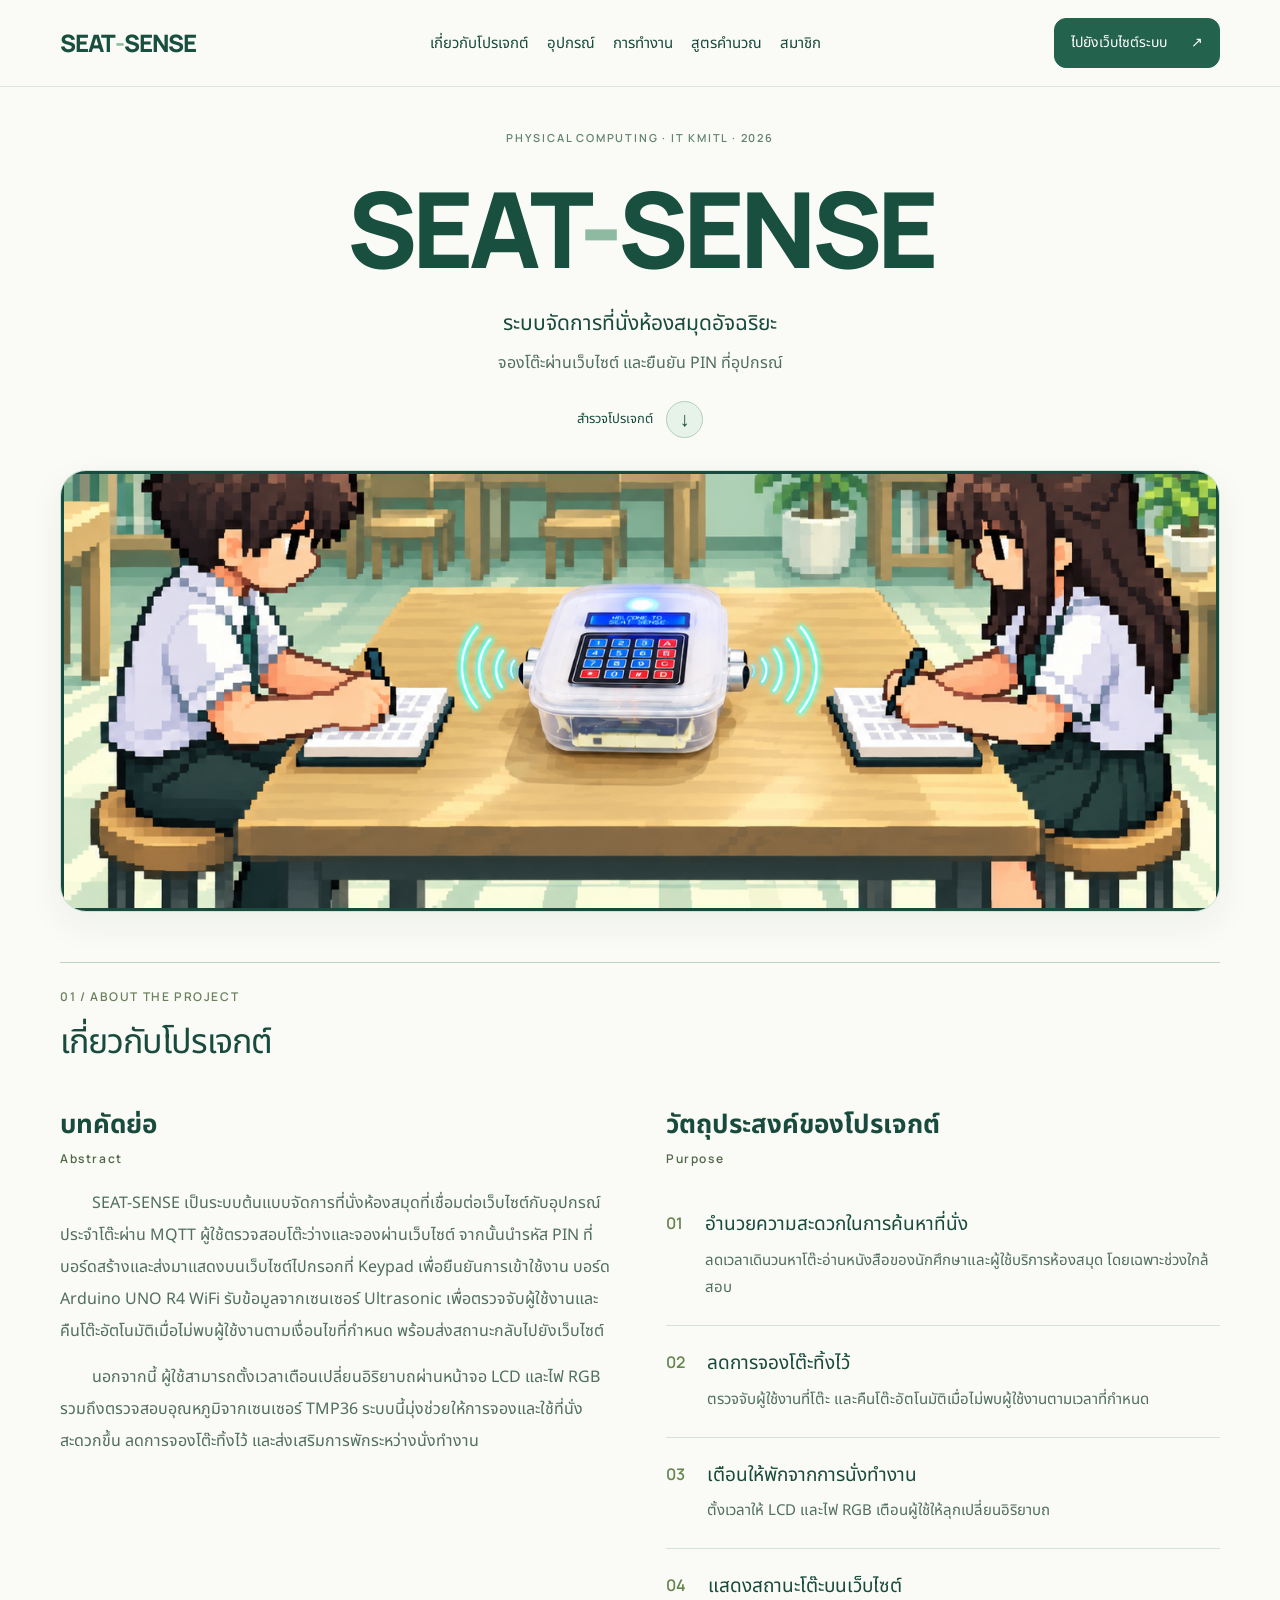
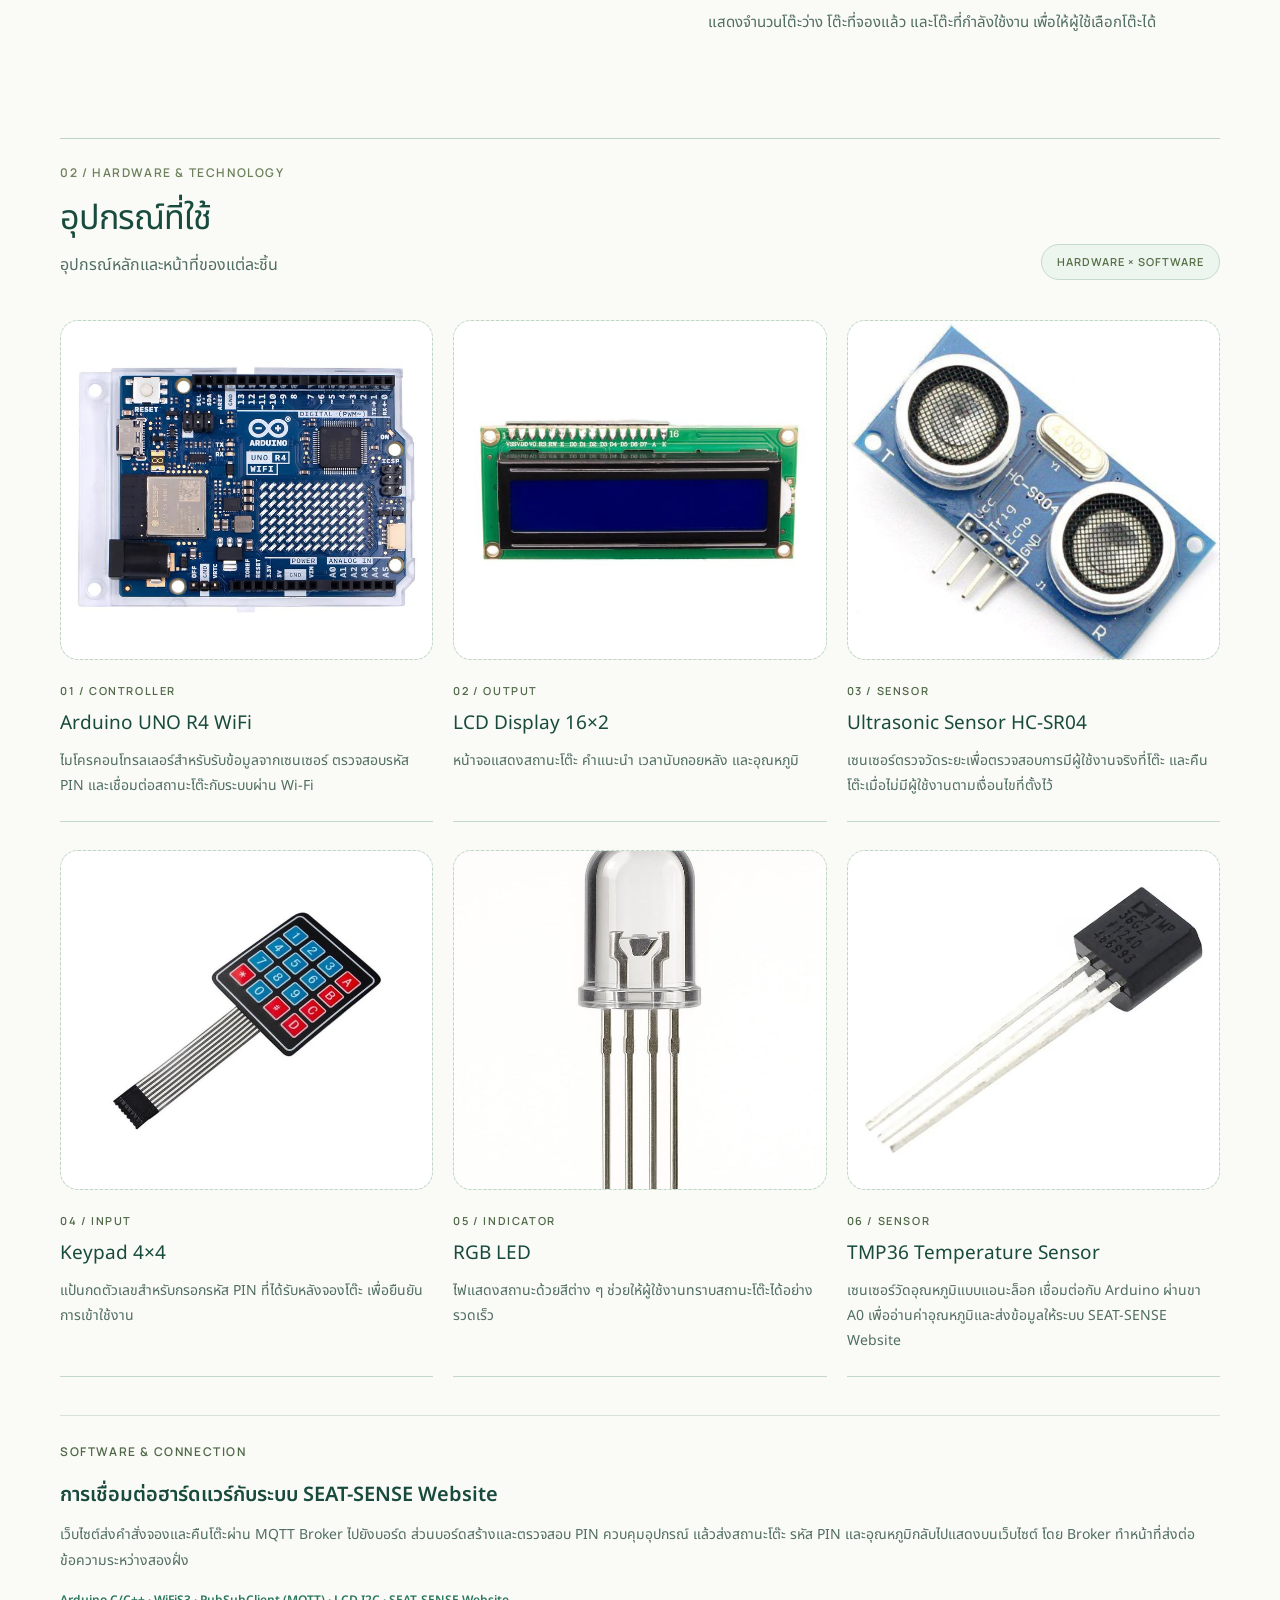
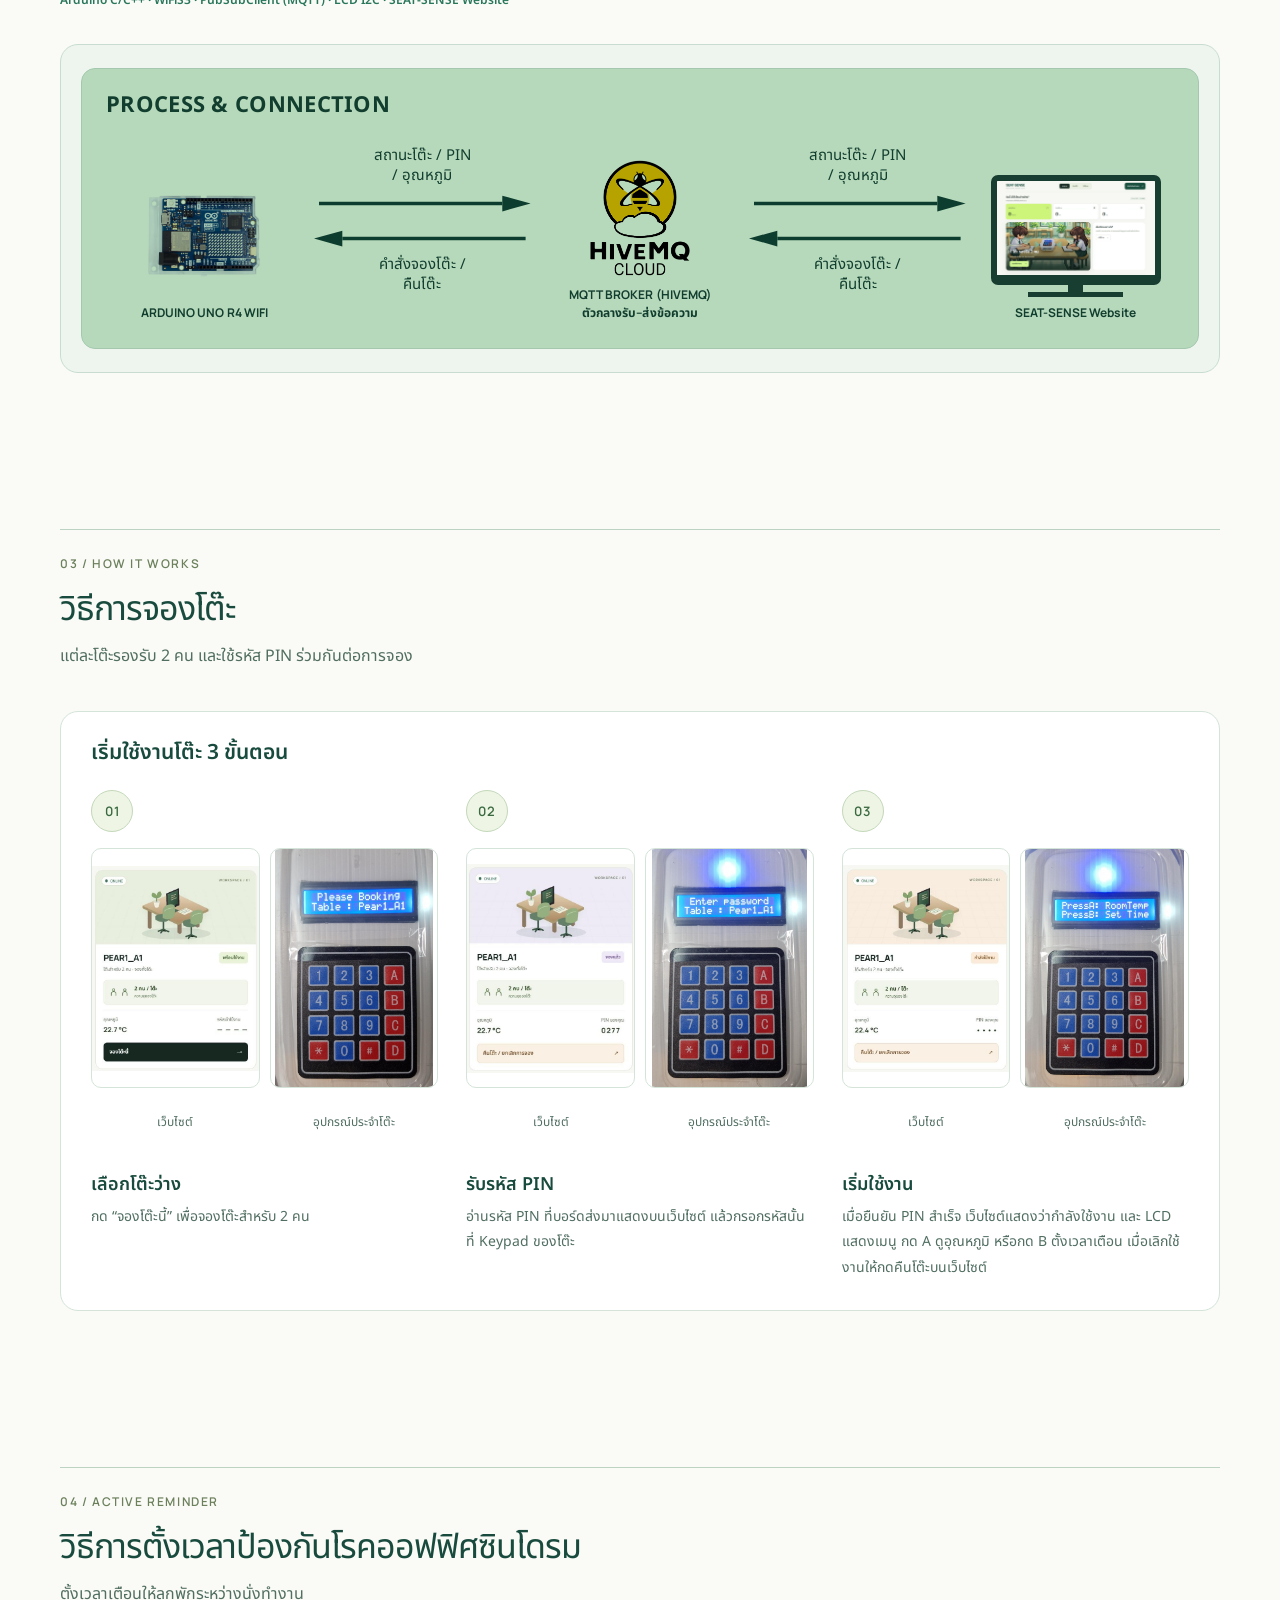
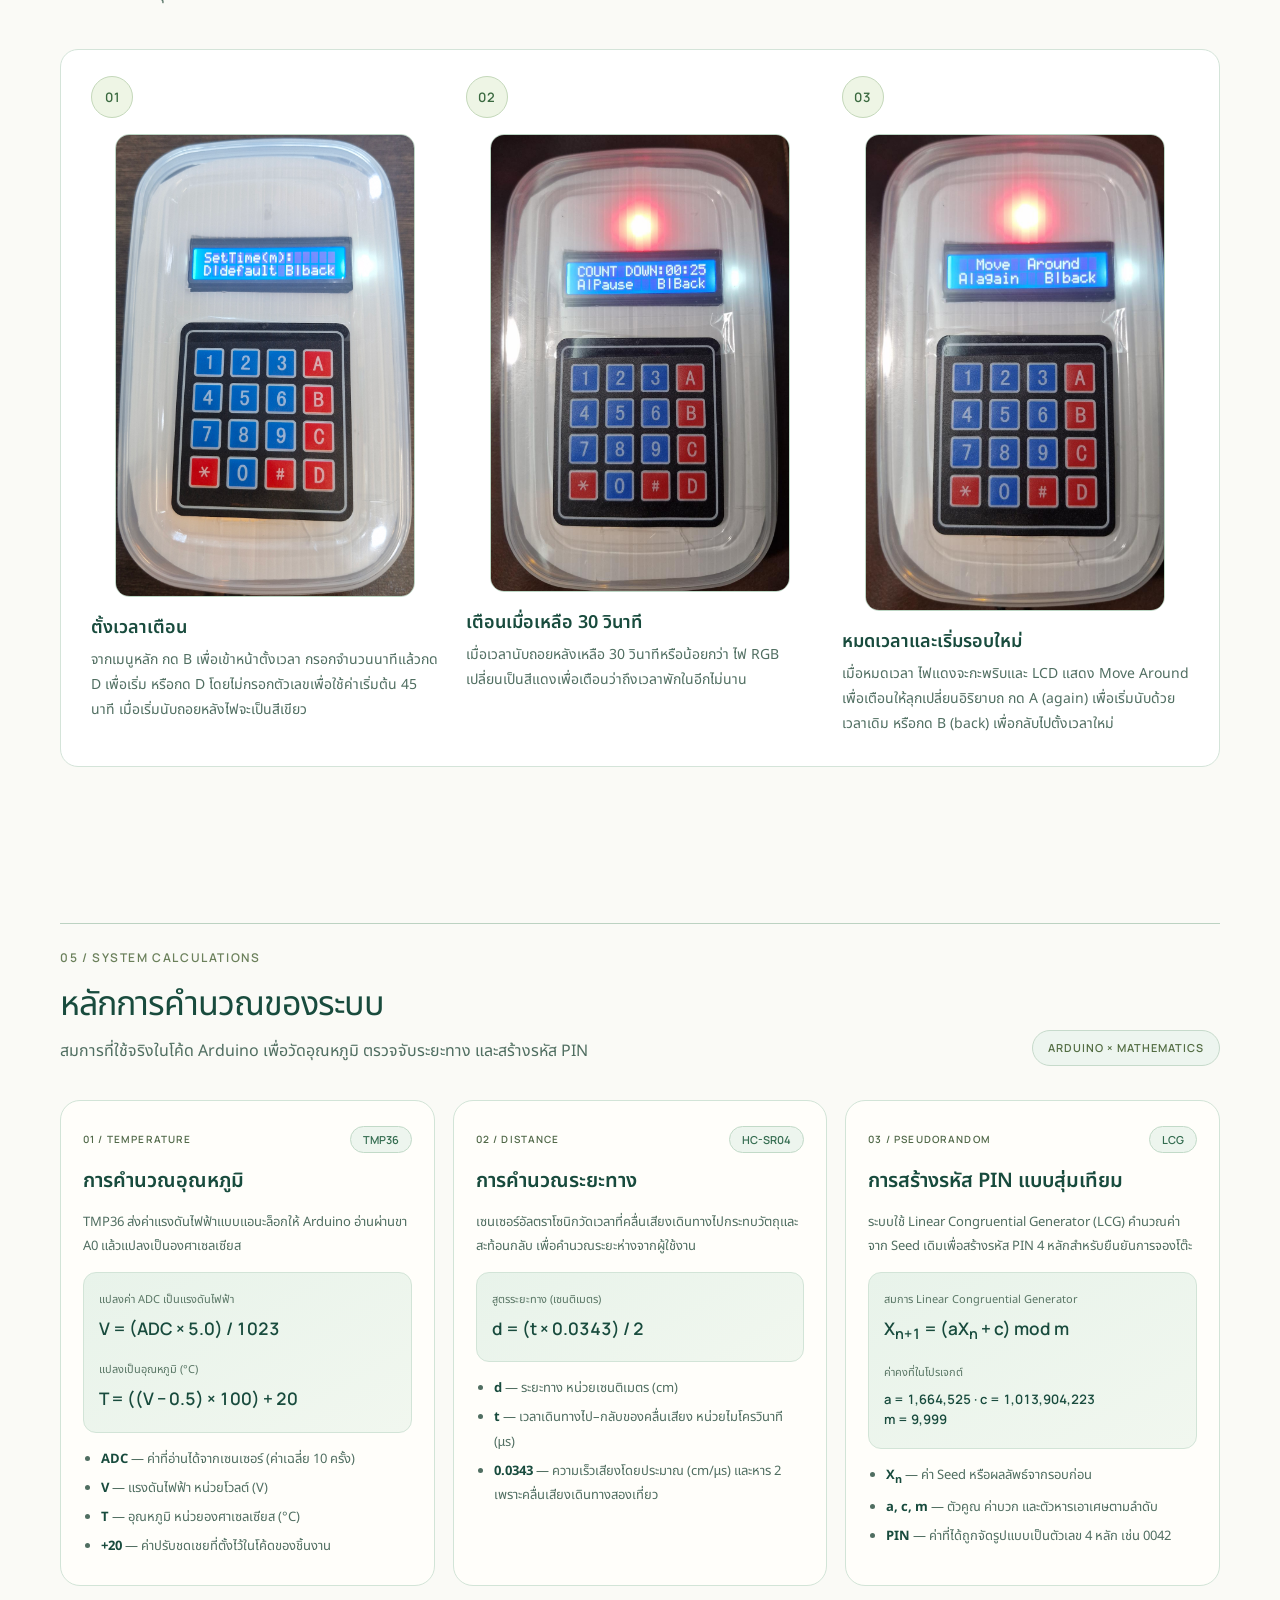
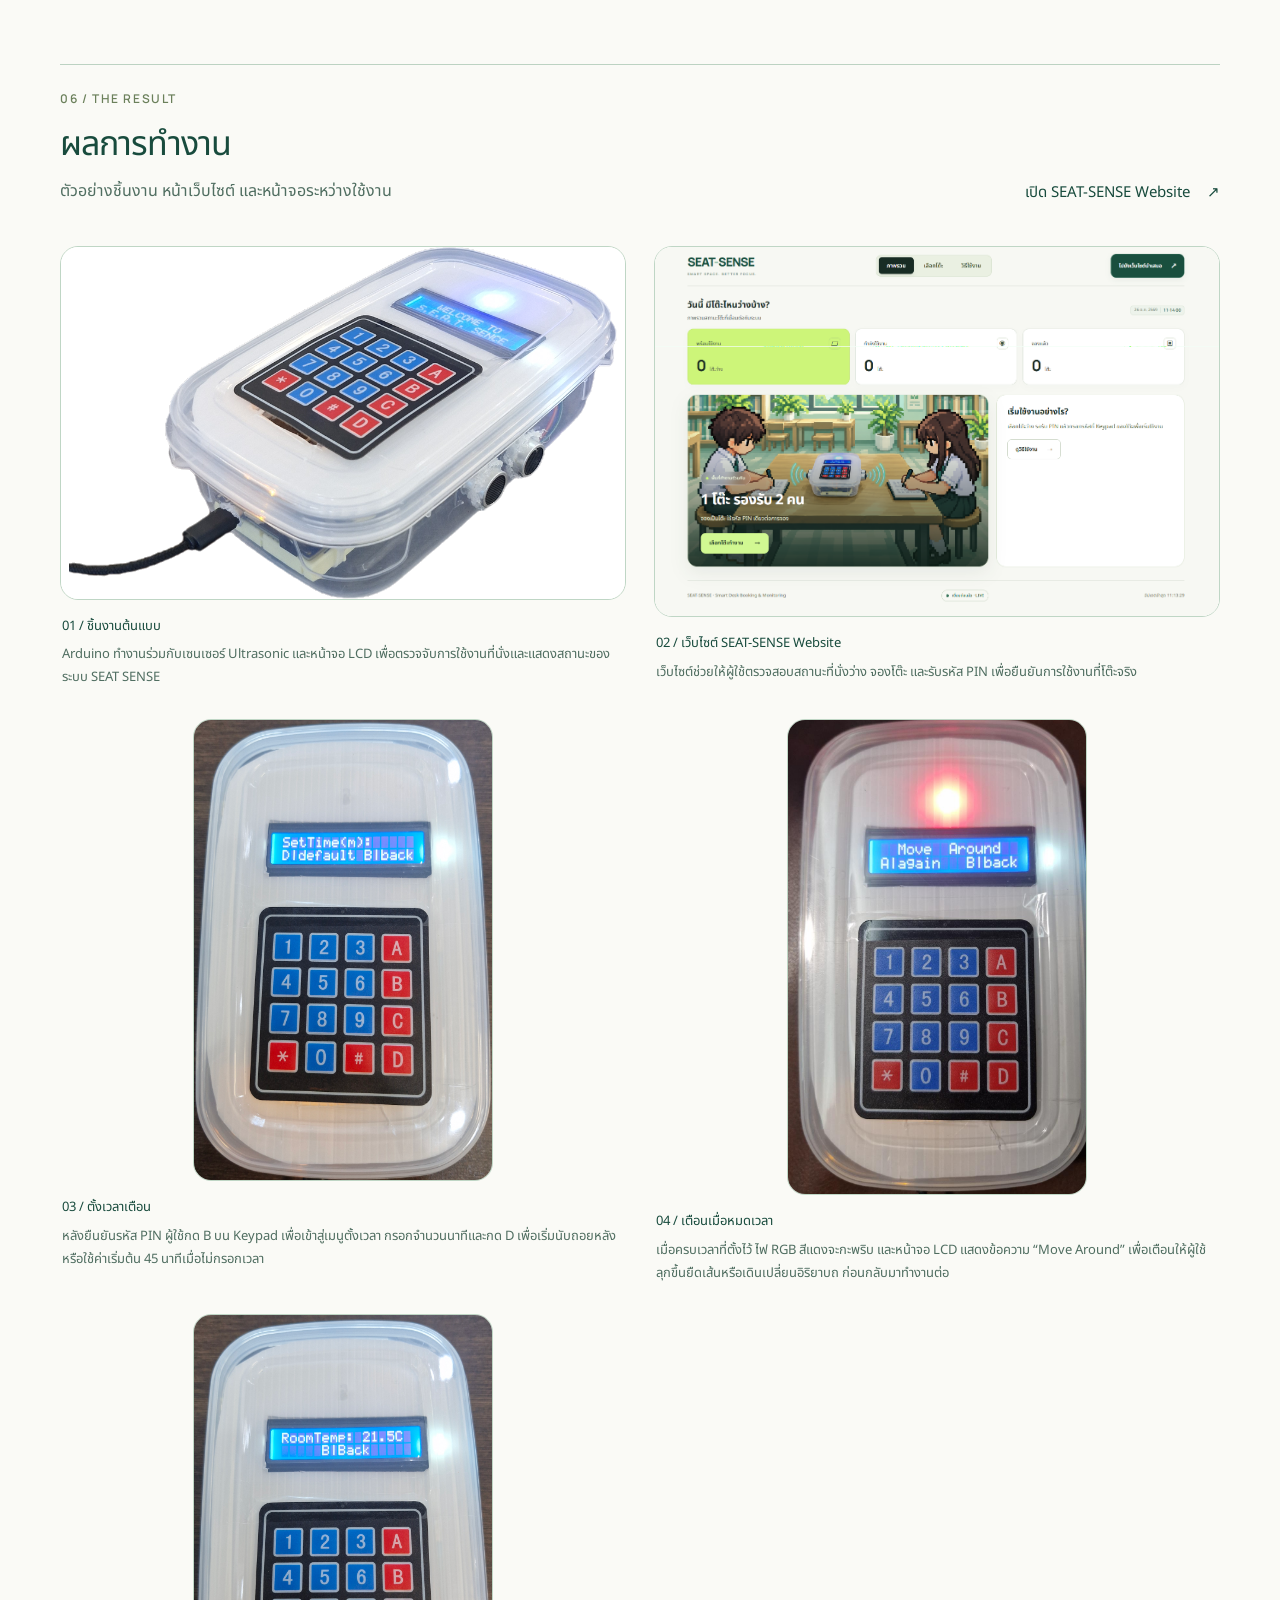
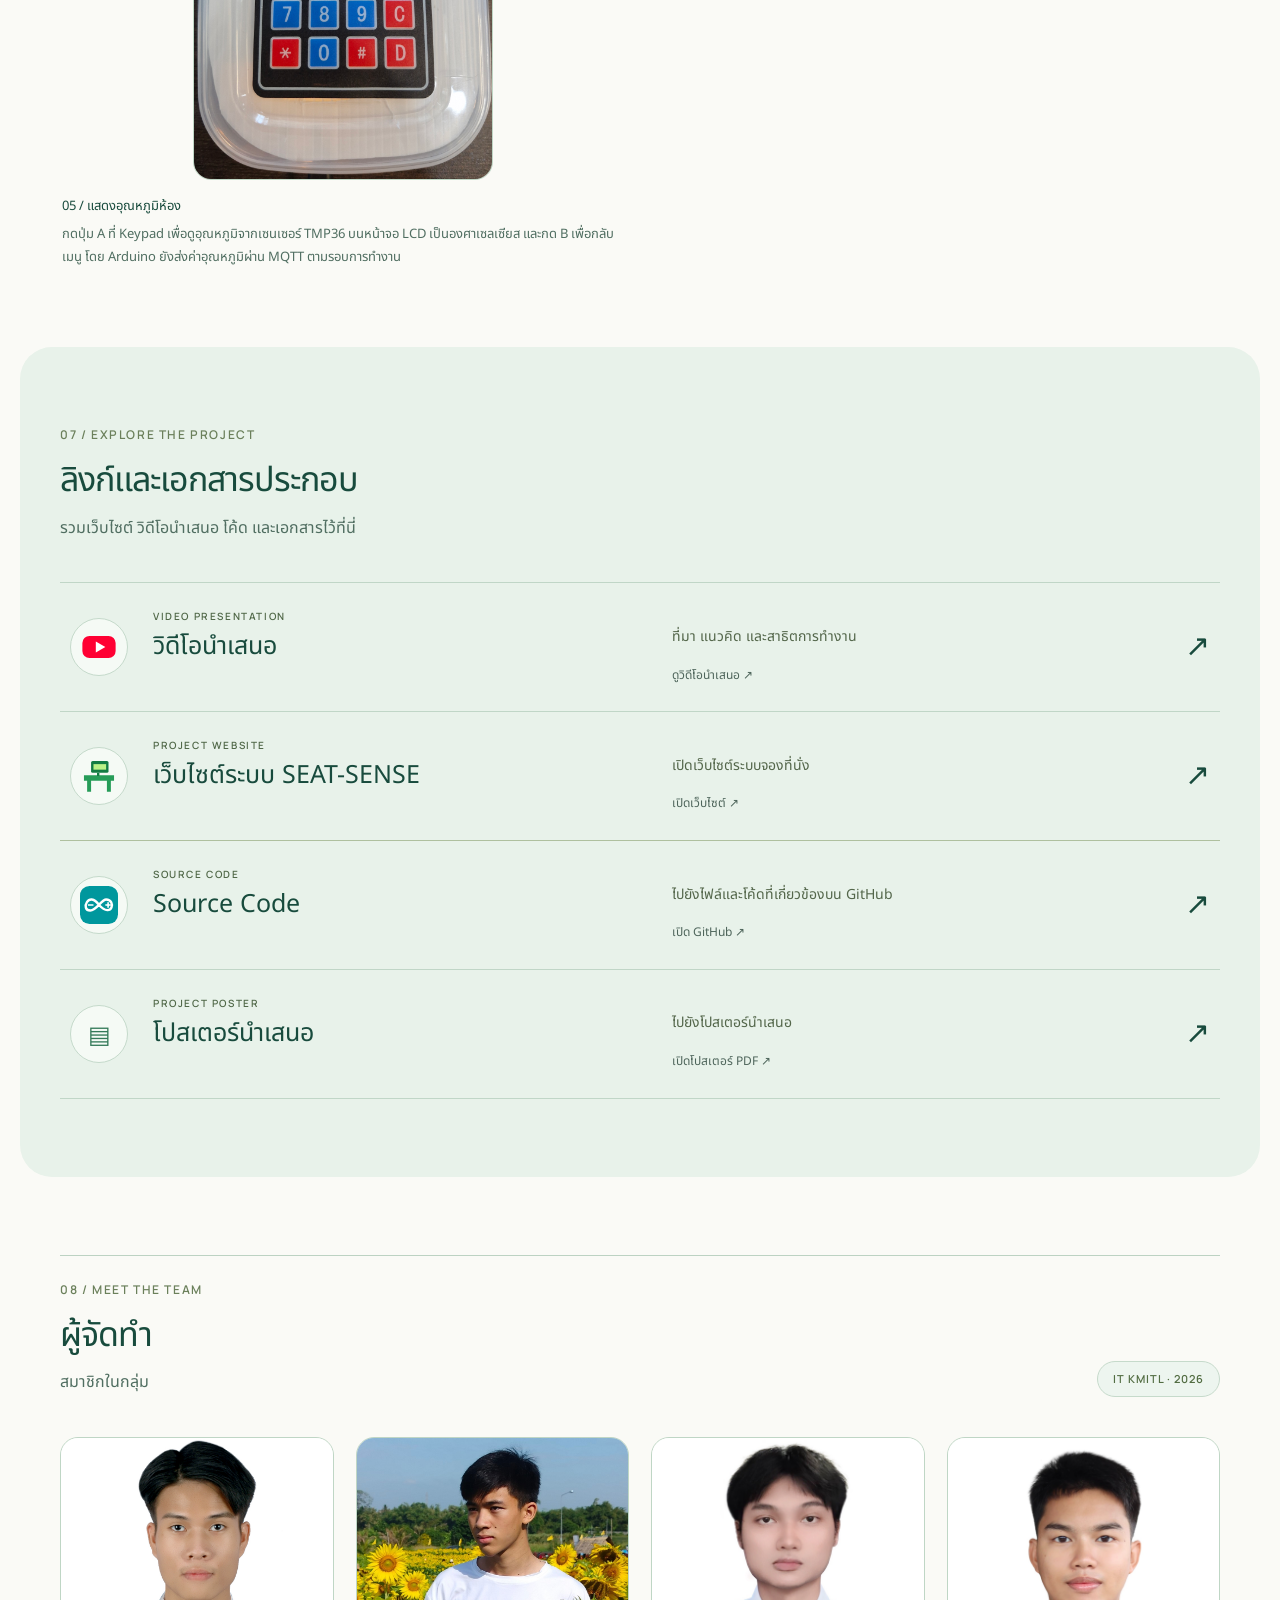
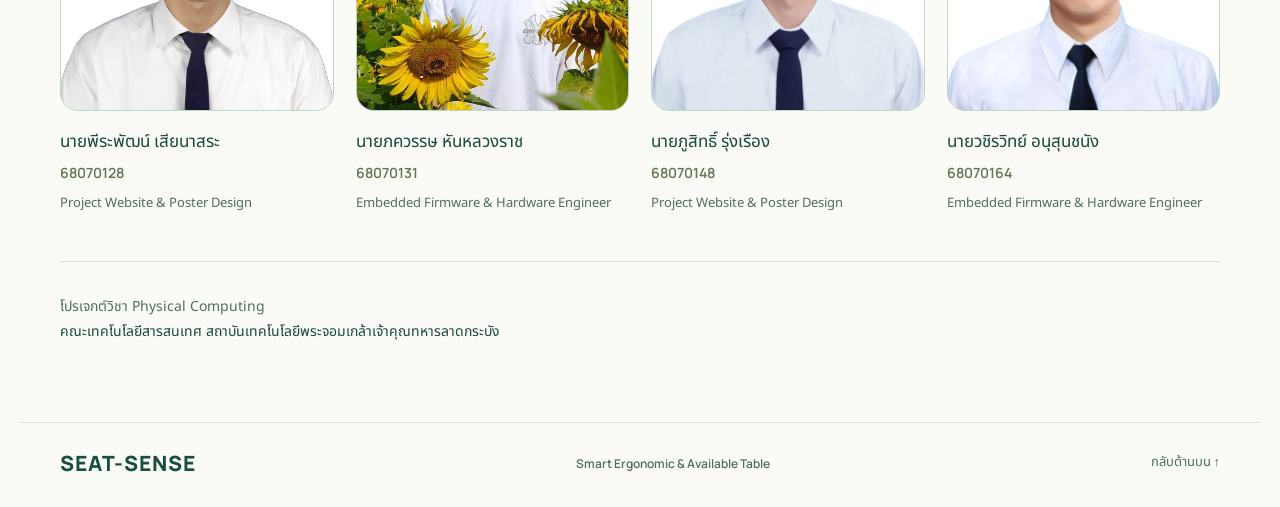
<file: project/index.html>
<!doctype html>
<html lang="th">
<head>
  <meta charset="utf-8">
  <meta name="viewport" content="width=device-width, initial-scale=1">
  <meta name="theme-color" content="#f7f8f3">
  <meta name="description" content="SEAT-SENSE — โปรเจกต์ระบบจัดการที่นั่งห้องสมุดอัจฉริยะ วิชา Physical Computing คณะเทคโนโลยีสารสนเทศ สจล.">
  <title>SEAT-SENSE — Physical Computing Project</title>
  <link rel="stylesheet" href="assets/fonts.css">
  <link rel="stylesheet" href="style.css">
  <script src="content.js" defer></script>
  <script src="script.js" defer></script>

<style>
/* PROCESS & CONNECTION: แผนภาพที่มีข้อความครบในไฟล์ HTML เดียว */
.pc-diagram {
  width: 100%;
  background: #b7d9bb;
  color: #123e2f;
  border-radius: 14px;
  padding: 22px 24px 26px;
  border: 1px solid #a3c8ae;
  font-family: 'Noto Sans Thai', Tahoma, sans-serif;
}
.pc-diagram__title { font-size: 22px; font-weight: 650; letter-spacing: .3px; margin: 0 0 20px; line-height: 1.4; }
.pc-diagram__layout {
  display: grid;
  grid-template-columns: minmax(150px,1fr) minmax(150px,1.1fr) minmax(150px,1fr) minmax(150px,1.1fr) minmax(150px,1fr);
  align-items: end;
  gap: 11px;
}
.pc-diagram__device { display:flex; flex-direction:column; align-items:center; min-width:0; gap:7px; text-align:center; }
.pc-diagram__icon { width: 100%; height: 122px; max-width: 170px; color:#124b35; }
.pc-diagram__device-name { font-family: Manrope,'Noto Sans Thai',sans-serif; font-size: 12px; font-weight:650; letter-spacing:.05px; line-height:1.5; }
.pc-diagram__exchange { display:flex; flex-direction:column; justify-content:space-between; align-self:stretch; padding: 4px 0 26px; text-align:center; min-width:0; }
.pc-diagram__message { font-size: 15px; font-weight:500; line-height:1.35; }
.pc-diagram__message--return { margin-top:6px; }
.pc-diagram__arrow { display:block; width:100%; height:21px; color:#0d3d2e; }
.pc-diagram__arrow line { stroke:currentColor; stroke-width:4; }
.pc-diagram__arrow polygon { fill:currentColor; }
.pc-diagram__arrow--forward { margin:7px 0; }
.pc-diagram__arrow--return { margin:7px 0 0; }
@media (max-width: 870px) {
  .pc-diagram { overflow-x: auto; }
  .pc-diagram__layout { min-width: 790px; }
  .pc-diagram__title { font-size:20px; }
}
</style>
</head>
<body>
<a class="skip" href="#main">ข้ามไปเนื้อหา</a>
<header class="header">
  <div class="shell header-inner">
    <a class="brand seat-logo" href="#home" aria-label="SEAT-SENSE หน้าแรก">SEAT<span>-</span>SENSE</a>
    <button class="menu-toggle" aria-expanded="false" aria-controls="navigation" type="button">เมนู <span aria-hidden="true">☰</span></button>
    <nav id="navigation" aria-label="เมนูหลัก">
      <a href="#about">เกี่ยวกับโปรเจกต์</a><a href="#hardware">อุปกรณ์</a><a href="#workflow">การทำงาน</a><a href="#calculations">สูตรคำนวณ</a><a href="#team">สมาชิก</a>
    </nav>
    <a class="button header-cta" data-link="website" href="../index.html">ไปยังเว็บไซต์ระบบ <span aria-hidden="true">↗</span></a>
  </div>
</header>
<main id="main">
<section class="shell hero" id="home">
  <div class="hero-copy">
    <div class="eyebrow showcase-label">PHYSICAL COMPUTING · IT KMITL · 2026</div>
    <h1>SEAT<span class="title-dash">-</span>SENSE</h1>
    <div class="hero-intro"><p class="hero-description">ระบบจัดการที่นั่งห้องสมุดอัจฉริยะ<br><span>จองโต๊ะผ่านเว็บไซต์ และยืนยัน PIN ที่อุปกรณ์</span></p><a class="explore-project" href="#about">สำรวจโปรเจกต์ <span aria-hidden="true">↓</span></a></div>
  </div>
  <div class="hero-art">
    <div class="project-photo media-slot" data-image="hero">
      <svg class="desk-art" viewBox="0 0 600 480" role="img" aria-labelledby="desk-title">
        <title id="desk-title">ภาพประกอบแนวคิดโต๊ะอ่านหนังสือพร้อมระบบแสดงสถานะ</title>
        <defs><linearGradient id="top" x2="0" y2="1"><stop stop-color="#fffef8"/><stop offset="1" stop-color="#e6eadb"/></linearGradient><linearGradient id="leg" x2="1" y2="0"><stop stop-color="#829d6e"/><stop offset="1" stop-color="#536e45"/></linearGradient></defs>
        <ellipse cx="308" cy="394" rx="205" ry="35" fill="#365c25" opacity=".08"/>
        <path d="M132 238v126l19 12V250M436 233v126l19-10V222M308 315v121l20-11V305" fill="url(#leg)"/>
        <path d="m99 228 185-107 215 123-185 110L99 247Z" fill="#a7b693" stroke="#718761" stroke-width="2"/>
        <path d="m99 228 185-107 215 123-185 110Z" fill="url(#top)" stroke="#9bac89" stroke-width="2"/>
        <path d="m314 334 185-109" stroke="#c4cdb8" stroke-width="2"/>
        <path d="m141 227 74-43 65 37-74 44Z" fill="#d1e1ba"/>
        <path d="m156 221 44-26 50 29-44 26Z" fill="#f9fcf3" stroke="#b6c99f"/>
        <path d="m167 218 27-16m-18 22 27-16m-17 22 27-16" stroke="#afc399" stroke-width="2"/>
        <path d="m345 225 56-32 45 26-56 33Z" fill="#c8d7b8"/>
        <path d="m351 220 43-25 33 19-43 25Z" fill="#314e39"/>
        <path d="m356 218 34-19 25 14-34 19Z" fill="#d7f6a2"/>
        <path d="m275 190 23-13 33 19-23 14Z" fill="#28573c"/>
        <path d="m278 185 21-12 30 18-21 12Z" fill="#edf3e3" stroke="#91a67c"/>
        <circle cx="310" cy="188" r="3" fill="#7db347"/>
        <g stroke="#526f42" stroke-width="7" stroke-linecap="round"><path d="M178 334v65m67-74v43m-53-45v-59m54 29v-59"/></g>
        <path d="m157 318 58-34 54 31-59 35Z" fill="#9bb782" stroke="#6f8c58" stroke-width="2"/>
        <path d="M178 267q-2-31 18-33l48 27q17 10 11 34l-13 14-64-37Z" fill="#c6dba9" stroke="#8faa76" stroke-width="2"/>
        <g stroke="#526f42" stroke-width="7" stroke-linecap="round"><path d="M405 347v58m64-76v43m-49-43v-53m53 24v-49"/></g>
        <path d="m389 331 56-33 52 30-56 34Z" fill="#9bb782" stroke="#6f8c58" stroke-width="2"/>
        <path d="M409 283q-2-31 17-33l47 27q17 10 11 34l-13 14-62-36Z" fill="#c6dba9" stroke="#8faa76" stroke-width="2"/>
        <path d="M299 164v-37q0-15 15-15h64" fill="none" stroke="#8cab71" stroke-width="2" stroke-dasharray="5 6"/>
        <rect x="357" y="83" width="146" height="53" rx="13" fill="#fffef8" stroke="#bacda7"/>
        <circle cx="378" cy="110" r="6" fill="#9fc95b"/>
        <text x="394" y="115" font-size="15" fill="#35523a" font-family="Manrope,sans-serif">SEAT-SENSE Website</text>
      </svg>
      <span class="illustration-label">ภาพประกอบแนวคิดของโปรเจกต์</span>
    </div>
  </div>
</section>
<section class="shell section" id="about">
  <div class="section-heading"><span class="eyebrow">01 / ABOUT THE PROJECT</span><h2>เกี่ยวกับโปรเจกต์</h2></div>
  <div class="about-layout"><article class="abstract"><h3 class="about-title">บทคัดย่อ</h3><span class="small-label about-subtitle">Abstract</span><p>SEAT-SENSE เป็นระบบต้นแบบจัดการที่นั่งห้องสมุดที่เชื่อมต่อเว็บไซต์กับอุปกรณ์ประจำโต๊ะผ่าน MQTT ผู้ใช้ตรวจสอบโต๊ะว่างและจองผ่านเว็บไซต์ จากนั้นนำรหัส PIN ที่บอร์ดสร้างและส่งมาแสดงบนเว็บไซต์ไปกรอกที่ Keypad เพื่อยืนยันการเข้าใช้งาน บอร์ด Arduino UNO R4 WiFi รับข้อมูลจากเซนเซอร์ Ultrasonic เพื่อตรวจจับผู้ใช้งานและคืนโต๊ะอัตโนมัติเมื่อไม่พบผู้ใช้งานตามเงื่อนไขที่กำหนด พร้อมส่งสถานะกลับไปยังเว็บไซต์</p><p>นอกจากนี้ ผู้ใช้สามารถตั้งเวลาเตือนเปลี่ยนอิริยาบถผ่านหน้าจอ LCD และไฟ RGB รวมถึงตรวจสอบอุณหภูมิจากเซนเซอร์ TMP36 ระบบนี้มุ่งช่วยให้การจองและใช้ที่นั่งสะดวกขึ้น ลดการจองโต๊ะทิ้งไว้ และส่งเสริมการพักระหว่างนั่งทำงาน</p></article>
  <div class="objectives"><h3 class="about-title">วัตถุประสงค์ของโปรเจกต์</h3><span class="small-label about-subtitle">Purpose</span><article><span class="number">01</span><div><h3>อำนวยความสะดวกในการค้นหาที่นั่ง</h3><p>ลดเวลาเดินวนหาโต๊ะอ่านหนังสือของนักศึกษาและผู้ใช้บริการห้องสมุด โดยเฉพาะช่วงใกล้สอบ</p></div></article><article><span class="number">02</span><div><h3>ลดการจองโต๊ะทิ้งไว้</h3><p>ตรวจจับผู้ใช้งานที่โต๊ะ และคืนโต๊ะอัตโนมัติเมื่อไม่พบผู้ใช้งานตามเวลาที่กำหนด</p></div></article><article><span class="number">03</span><div><h3>เตือนให้พักจากการนั่งทำงาน</h3><p>ตั้งเวลาให้ LCD และไฟ RGB เตือนผู้ใช้ให้ลุกเปลี่ยนอิริยาบถ</p></div></article><article><span class="number">04</span><div><h3>แสดงสถานะโต๊ะบนเว็บไซต์</h3><p>แสดงจำนวนโต๊ะว่าง โต๊ะที่จองแล้ว และโต๊ะที่กำลังใช้งาน เพื่อให้ผู้ใช้เลือกโต๊ะได้
</p></div></article></div></div>
</section>
<section class="hardware-section" id="hardware"><div class="shell section">
  <div class="section-heading heading-row"><div><span class="eyebrow">02 / HARDWARE &amp; TECHNOLOGY</span><h2>อุปกรณ์ที่ใช้</h2><p>อุปกรณ์หลักและหน้าที่ของแต่ละชิ้น</p></div><span class="outline-label">HARDWARE × SOFTWARE</span></div>
  <div class="hardware-grid">
    <article class="hardware-card"><div class="hardware-photo media-slot" data-image="hardware2"><span>รูปบอร์ดควบคุม</span></div><span class="small-label">01 / CONTROLLER</span><h3>Arduino UNO R4 WiFi</h3><p>ไมโครคอนโทรลเลอร์สำหรับรับข้อมูลจากเซนเซอร์ ตรวจสอบรหัส PIN และเชื่อมต่อสถานะโต๊ะกับระบบผ่าน Wi-Fi</p></article>
    <article class="hardware-card"><div class="hardware-photo media-slot" data-image="hardware3"><span>รูปหน้าจอ LCD</span></div><span class="small-label">02 / OUTPUT</span><h3>LCD Display 16×2</h3><p>หน้าจอแสดงสถานะโต๊ะ คำแนะนำ เวลานับถอยหลัง และอุณหภูมิ</p></article>
    <article class="hardware-card"><div class="hardware-photo media-slot" data-image="hardware4"><span>รูปเซนเซอร์วัดระยะ</span></div><span class="small-label">03 / SENSOR</span><h3>Ultrasonic Sensor HC-SR04</h3><p>เซนเซอร์ตรวจวัดระยะเพื่อตรวจสอบการมีผู้ใช้งานจริงที่โต๊ะ และคืนโต๊ะเมื่อไม่มีผู้ใช้งานตามเงื่อนไขที่ตั้งไว้</p></article>
    <article class="hardware-card"><div class="hardware-photo media-slot" data-image="hardware5"><span> Keypad 4×4</span></div><span class="small-label">04 / INPUT</span><h3>Keypad 4×4</h3><p>แป้นกดตัวเลขสำหรับกรอกรหัส PIN ที่ได้รับหลังจองโต๊ะ เพื่อยืนยันการเข้าใช้งาน</p></article>
    <article class="hardware-card"><div class="hardware-photo media-slot" data-image="hardware6"><span> RGB LED</span></div><span class="small-label">05 / INDICATOR</span><h3>RGB LED</h3><p>ไฟแสดงสถานะด้วยสีต่าง ๆ ช่วยให้ผู้ใช้งานทราบสถานะโต๊ะได้อย่างรวดเร็ว</p></article>
    <article class="hardware-card"><div class="hardware-photo media-slot" data-image="hardware7"><span>เซนเซอร์ TMP36</span></div><span class="small-label">06 / SENSOR</span><h3>TMP36 Temperature Sensor</h3><p>เซนเซอร์วัดอุณหภูมิแบบแอนะล็อก เชื่อมต่อกับ Arduino ผ่านขา A0 เพื่ออ่านค่าอุณหภูมิและส่งข้อมูลให้ระบบ SEAT-SENSE Website</p></article>
  </div>
  <div class="tech-line">
    <span class="small-label">SOFTWARE &amp; CONNECTION</span>
    <div class="tech-content">
      <div class="tech-copy">
        <h3>การเชื่อมต่อฮาร์ดแวร์กับระบบ SEAT-SENSE Website</h3>
        <p>
          เว็บไซต์ส่งคำสั่งจองและคืนโต๊ะผ่าน MQTT Broker ไปยังบอร์ด ส่วนบอร์ดสร้างและตรวจสอบ PIN ควบคุมอุปกรณ์ แล้วส่งสถานะโต๊ะ รหัส PIN และอุณหภูมิกลับไปแสดงบนเว็บไซต์ โดย Broker ทำหน้าที่ส่งต่อข้อความระหว่างสองฝั่ง
        </p>
        <p class="tech-stack">Arduino C/C++ · WiFiS3 · PubSubClient (MQTT) · LCD I2C · SEAT-SENSE Website</p>
      </div>
      <div class="connection-photo pc-holder">
  <div class="pc-diagram" role="group" aria-label="PROCESS &amp; CONNECTION การเชื่อมต่อ Arduino, MQTT และ SEAT-SENSE Website พร้อมข้อมูลที่ส่งและคำสั่งตอบกลับ">
    <h3 class="pc-diagram__title">PROCESS &amp; CONNECTION</h3>
    <div class="pc-diagram__layout">
      <div class="pc-diagram__device">
        <img class="pc-diagram__icon" src="pic/gear2.jpg" alt="Arduino UNO R4 WiFi">
        <div class="pc-diagram__device-name">ARDUINO UNO R4 WIFI</div>
      </div>
      <div class="pc-diagram__exchange">
        <div class="pc-diagram__message">สถานะโต๊ะ / PIN<br> / อุณหภูมิ</div>
        <svg class="pc-diagram__arrow pc-diagram__arrow--forward" viewBox="0 0 130 24" preserveAspectRatio="none" aria-label="ส่งข้อมูลไปทางขวา"><line x1="3" y1="12" x2="113" y2="12"/><polygon points="113,3 130,12 113,21"/></svg>
        <svg class="pc-diagram__arrow pc-diagram__arrow--return" viewBox="0 0 130 24" preserveAspectRatio="none" aria-label="ส่งคำสั่งกลับไปทางซ้าย"><line x1="17" y1="12" x2="127" y2="12"/><polygon points="17,3 0,12 17,21"/></svg>
        <div class="pc-diagram__message pc-diagram__message--return">คำสั่งจองโต๊ะ /<br>คืนโต๊ะ</div>
      </div>
      <div class="pc-diagram__device">
        <img class="pc-diagram__icon" src="pic/hivemq-cloud.png" alt="HiveMQ Cloud MQTT Broker">
        <div class="pc-diagram__device-name">MQTT BROKER (HIVEMQ)<br>ตัวกลางรับ–ส่งข้อความ</div>
      </div>
      <div class="pc-diagram__exchange">
        <div class="pc-diagram__message">สถานะโต๊ะ / PIN<br> / อุณหภูมิ</div>
        <svg class="pc-diagram__arrow pc-diagram__arrow--forward" viewBox="0 0 130 24" preserveAspectRatio="none" aria-label="ส่งข้อมูลไปทางขวา"><line x1="3" y1="12" x2="113" y2="12"/><polygon points="113,3 130,12 113,21"/></svg>
        <svg class="pc-diagram__arrow pc-diagram__arrow--return" viewBox="0 0 130 24" preserveAspectRatio="none" aria-label="ส่งคำสั่งกลับไปทางซ้าย"><line x1="17" y1="12" x2="127" y2="12"/><polygon points="17,3 0,12 17,21"/></svg>
        <div class="pc-diagram__message pc-diagram__message--return">คำสั่งจองโต๊ะ /<br>คืนโต๊ะ</div>
      </div>
      <div class="pc-diagram__device">
        <div class="pc-monitor" role="img" aria-label="จอคอมพิวเตอร์แสดงเว็บไซต์ระบบ SEAT-SENSE"><div class="pc-monitor__screen"><img src="pic/website-full.png" alt="หน้าเว็บไซต์ระบบ SEAT-SENSE"></div><div class="pc-monitor__stand"></div></div>
        <div class="pc-diagram__device-name">SEAT-SENSE Website</div>
      </div>
    </div>
  </div>
</div>
    </div>
  </div>
</div></section>
<section class="shell section" id="workflow">
  <div class="section-heading"><span class="eyebrow">03 / HOW IT WORKS</span><h2>วิธีการจองโต๊ะ</h2><p>แต่ละโต๊ะรองรับ 2 คน และใช้รหัส PIN ร่วมกันต่อการจอง</p></div>
  <div class="usage-guide">
    <h3 class="usage-title">เริ่มใช้งานโต๊ะ 3 ขั้นตอน</h3>
    <div class="flow-grid">
      <article>
        <div class="flow-top"><span class="number">01</span></div>
        <div class="step-pair"><figure><img src="pic/booking-web.jpg" alt="หน้าเว็บไซต์ ขั้นตอนที่ 1" loading="lazy"><figcaption>เว็บไซต์</figcaption></figure><figure><img src="pic/booking-board.jpg" alt="อุปกรณ์ประจำโต๊ะ ขั้นตอนที่ 1" loading="lazy"><figcaption>อุปกรณ์ประจำโต๊ะ</figcaption></figure></div>
        <h3>เลือกโต๊ะว่าง</h3>
        <p>กด “จองโต๊ะนี้” เพื่อจองโต๊ะสำหรับ 2 คน</p>
      </article>
      <article>
        <div class="flow-top"><span class="number">02</span></div>
        <div class="step-pair"><figure><img src="pic/pin-web.jpg" alt="หน้าเว็บไซต์ ขั้นตอนที่ 2" loading="lazy"><figcaption>เว็บไซต์</figcaption></figure><figure><img src="pic/pin-board.jpg" alt="อุปกรณ์ประจำโต๊ะ ขั้นตอนที่ 2" loading="lazy"><figcaption>อุปกรณ์ประจำโต๊ะ</figcaption></figure></div>
        <h3>รับรหัส PIN</h3>
        <p>อ่านรหัส PIN ที่บอร์ดส่งมาแสดงบนเว็บไซต์ แล้วกรอกรหัสนั้นที่ Keypad ของโต๊ะ</p>
      </article>
      <article>
        <div class="flow-top"><span class="number">03</span></div>
        <div class="step-pair"><figure><img src="pic/start-web.jpg" alt="หน้าเว็บไซต์ ขั้นตอนที่ 3" loading="lazy"><figcaption>เว็บไซต์</figcaption></figure><figure><img src="pic/start-board.jpg" alt="อุปกรณ์ประจำโต๊ะ ขั้นตอนที่ 3" loading="lazy"><figcaption>อุปกรณ์ประจำโต๊ะ</figcaption></figure></div>
        <h3>เริ่มใช้งาน</h3>
        <p>เมื่อยืนยัน PIN สำเร็จ เว็บไซต์แสดงว่ากำลังใช้งาน และ LCD แสดงเมนู กด A ดูอุณหภูมิ หรือกด B ตั้งเวลาเตือน เมื่อเลิกใช้งานให้กดคืนโต๊ะบนเว็บไซต์</p>
      </article>
    </div>
  </div>
</section>
<section class="shell section" id="reminder"><div class="section-heading"><span class="eyebrow">04 / ACTIVE REMINDER</span><h2>วิธีการตั้งเวลาป้องกันโรคออฟฟิศซินโดรม</h2><p>ตั้งเวลาเตือนให้ลุกพักระหว่างนั่งทำงาน</p></div><div class="usage-guide"><div class="flow-grid"><article><div class="flow-top"><span class="number">01</span></div><div class="step-photo device-closeup crop-settime"><img src="pic/timer-settime.jpg" alt="ตั้งเวลาเตือน" loading="lazy"></div><h3>ตั้งเวลาเตือน</h3><p>จากเมนูหลัก กด B เพื่อเข้าหน้าตั้งเวลา กรอกจำนวนนาทีแล้วกด D เพื่อเริ่ม หรือกด D โดยไม่กรอกตัวเลขเพื่อใช้ค่าเริ่มต้น 45 นาที เมื่อเริ่มนับถอยหลังไฟจะเป็นสีเขียว</p></article><article><div class="flow-top"><span class="number">02</span></div><div class="step-photo device-closeup crop-red"><img src="pic/timer-red.jpg" alt="เตือนเมื่อเหลือ 30 วินาที" loading="lazy"></div><h3>เตือนเมื่อเหลือ 30 วินาที</h3><p>เมื่อเวลานับถอยหลังเหลือ 30 วินาทีหรือน้อยกว่า ไฟ RGB เปลี่ยนเป็นสีแดงเพื่อเตือนว่าถึงเวลาพักในอีกไม่นาน</p></article><article><div class="flow-top"><span class="number">03</span></div><div class="step-photo device-closeup crop-expired"><img src="pic/timer-expired.jpg" alt="หมดเวลาและเริ่มรอบใหม่" loading="lazy"></div><h3>หมดเวลาและเริ่มรอบใหม่</h3><p>เมื่อหมดเวลา ไฟแดงจะกะพริบและ LCD แสดง Move Around เพื่อเตือนให้ลุกเปลี่ยนอิริยาบถ กด A (again) เพื่อเริ่มนับด้วยเวลาเดิม หรือกด B (back) เพื่อกลับไปตั้งเวลาใหม่</p></article></div></div></section>
<!-- PRINCIPLES & CALCULATIONS -->
<section class="shell section calculations-section" id="calculations" aria-labelledby="calculations-title">
  <div class="section-heading heading-row">
    <div>
      <span class="eyebrow">05 / SYSTEM CALCULATIONS</span>
      <h2 id="calculations-title">หลักการคำนวณของระบบ</h2>
      <p>สมการที่ใช้จริงในโค้ด Arduino เพื่อวัดอุณหภูมิ ตรวจจับระยะทาง และสร้างรหัส PIN</p>
    </div>
    <span class="outline-label">ARDUINO × MATHEMATICS</span>
  </div>
  <div class="formula-grid">
    <article class="formula-card">
      <div class="formula-card-head"><span class="small-label">01 / TEMPERATURE</span><span class="formula-chip">TMP36</span></div>
      <h3>การคำนวณอุณหภูมิ</h3>
      <p class="formula-intro">TMP36 ส่งค่าแรงดันไฟฟ้าแบบแอนะล็อกให้ Arduino อ่านผ่านขา A0 แล้วแปลงเป็นองศาเซลเซียส</p>
      <div class="equation-panel" aria-label="สูตรคำนวณอุณหภูมิ">
        <span class="equation-caption">แปลงค่า ADC เป็นแรงดันไฟฟ้า</span>
        <div class="equation">V = (ADC × 5.0) / 1023</div>
        <span class="equation-caption equation-caption-gap">แปลงเป็นอุณหภูมิ (°C)</span>
        <div class="equation">T = ((V − 0.5) × 100) + 20</div>
      </div>
      <ul class="formula-terms">
        <li><strong>ADC</strong> — ค่าที่อ่านได้จากเซนเซอร์ (ค่าเฉลี่ย 10 ครั้ง)</li>
        <li><strong>V</strong> — แรงดันไฟฟ้า หน่วยโวลต์ (V)</li>
        <li><strong>T</strong> — อุณหภูมิ หน่วยองศาเซลเซียส (°C)</li><li><strong>+20</strong> — ค่าปรับชดเชยที่ตั้งไว้ในโค้ดของชิ้นงาน</li>
      </ul>

    </article>

    <article class="formula-card">
      <div class="formula-card-head"><span class="small-label">02 / DISTANCE</span><span class="formula-chip">HC-SR04</span></div>
      <h3>การคำนวณระยะทาง</h3>
      <p class="formula-intro">เซนเซอร์อัลตราโซนิกวัดเวลาที่คลื่นเสียงเดินทางไปกระทบวัตถุและสะท้อนกลับ เพื่อคำนวณระยะห่างจากผู้ใช้งาน</p>
      <div class="equation-panel" aria-label="สูตรคำนวณระยะทาง">
        <span class="equation-caption">สูตรระยะทาง (เซนติเมตร)</span>
        <div class="equation">d = (t × 0.0343) / 2</div>
      </div>
      <ul class="formula-terms">
        <li><strong>d</strong> — ระยะทาง หน่วยเซนติเมตร (cm)</li>
        <li><strong>t</strong> — เวลาเดินทางไป–กลับของคลื่นเสียง หน่วยไมโครวินาที (µs)</li>
        <li><strong>0.0343</strong> — ความเร็วเสียงโดยประมาณ (cm/µs) และหาร 2 เพราะคลื่นเสียงเดินทางสองเที่ยว</li>
      </ul>

    </article>

    <article class="formula-card">
      <div class="formula-card-head"><span class="small-label">03 / PSEUDORANDOM</span><span class="formula-chip">LCG</span></div>
      <h3>การสร้างรหัส PIN แบบสุ่มเทียม</h3>
      <p class="formula-intro">ระบบใช้ Linear Congruential Generator (LCG) คำนวณค่าจาก Seed เดิมเพื่อสร้างรหัส PIN 4 หลักสำหรับยืนยันการจองโต๊ะ</p>
      <div class="equation-panel" aria-label="สูตรสร้างเลขสุ่มเทียม">
        <span class="equation-caption">สมการ Linear Congruential Generator</span>
        <div class="equation">X<sub>n+1</sub> = (aX<sub>n</sub> + c) mod m</div>
        <span class="equation-caption equation-caption-gap">ค่าคงที่ในโปรเจกต์</span>
        <div class="equation equation-small">a = 1,664,525 · c = 1,013,904,223<br>m = 9,999</div>
      </div>
      <ul class="formula-terms">
        <li><strong>X<sub>n</sub></strong> — ค่า Seed หรือผลลัพธ์จากรอบก่อน</li>
        <li><strong>a, c, m</strong> — ตัวคูณ ค่าบวก และตัวหารเอาเศษตามลำดับ</li>
        <li><strong>PIN</strong> — ค่าที่ได้ถูกจัดรูปแบบเป็นตัวเลข 4 หลัก เช่น 0042</li>
      </ul>

    </article>
  </div>
</section>

<section class="shell section results" id="results">
  <div class="section-heading heading-row">
    <div>
      <span class="eyebrow">06 / THE RESULT</span>
      <h2>ผลการทำงาน</h2>
      <p>ตัวอย่างชิ้นงาน หน้าเว็บไซต์ และหน้าจอระหว่างใช้งาน</p>
    </div>
    <a class="text-link" data-link="website" href="../index.html">เปิด SEAT-SENSE Website <span aria-hidden="true">↗</span></a>
  </div>
  <div class="result-grid">
    <figure>
      <div class="result-photo media-slot" data-image="prototype"><span>ชิ้นงานจริง</span></div>
      <figcaption><b>01 / ชิ้นงานต้นแบบ</b><span>Arduino ทำงานร่วมกับเซนเซอร์ Ultrasonic และหน้าจอ LCD เพื่อตรวจจับการใช้งานที่นั่งและแสดงสถานะของระบบ SEAT SENSE</span></figcaption>
    </figure>
    <figure>
      <div class="result-photo media-slot" data-image="website"><span>หน้าจอ SEAT-SENSE Website</span></div>
      <figcaption><b>02 / เว็บไซต์ SEAT-SENSE Website</b><span>เว็บไซต์ช่วยให้ผู้ใช้ตรวจสอบสถานะที่นั่งว่าง จองโต๊ะ และรับรหัส PIN เพื่อยืนยันการใช้งานที่โต๊ะจริง</span></figcaption>
    </figure>
    <figure>
      <div class="result-photo media-slot device-closeup crop-settime" data-image="timer"><span>การตั้งเวลาบน LCD / Keypad</span></div>
      <figcaption><b>03 / ตั้งเวลาเตือน</b><span>หลังยืนยันรหัส PIN ผู้ใช้กด B บน Keypad เพื่อเข้าสู่เมนูตั้งเวลา กรอกจำนวนนาทีและกด D เพื่อเริ่มนับถอยหลัง หรือใช้ค่าเริ่มต้น 45 นาทีเมื่อไม่กรอกเวลา</span></figcaption>
    </figure>
    <figure>
      <div class="result-photo media-slot device-closeup crop-expired" data-image="moveAround"><span>ไฟสีแดงและหน้าจอ Move Around</span></div>
      <figcaption><b>04 / เตือนเมื่อหมดเวลา</b><span>เมื่อครบเวลาที่ตั้งไว้ ไฟ RGB สีแดงจะกะพริบ และหน้าจอ LCD แสดงข้อความ “Move Around” เพื่อเตือนให้ผู้ใช้ลุกขึ้นยืดเส้นหรือเดินเปลี่ยนอิริยาบถ ก่อนกลับมาทำงานต่อ</span></figcaption>
    </figure>
    <figure>
      <div class="result-photo media-slot device-closeup crop-temperature" data-image="temperature"><span> LCD แสดง RoomTemp</span></div>
      <figcaption><b>05 / แสดงอุณหภูมิห้อง</b><span>กดปุ่ม A ที่ Keypad เพื่อดูอุณหภูมิจากเซนเซอร์ TMP36 บนหน้าจอ LCD เป็นองศาเซลเซียส และกด B เพื่อกลับเมนู โดย Arduino ยังส่งค่าอุณหภูมิผ่าน MQTT ตามรอบการทำงาน</span></figcaption>
    </figure>
  </div>
</section>
<section class="resources-section" id="resources"><div class="shell section"><div class="section-heading"><span class="eyebrow">07 / EXPLORE THE PROJECT</span><h2>ลิงก์และเอกสารประกอบ</h2><p>รวมเว็บไซต์ วิดีโอนำเสนอ โค้ด และเอกสารไว้ที่นี่</p></div>
<div class="resource-grid">
<a class="resource pending" data-link="video" aria-disabled="true"><span class="resource-icon" aria-hidden="true"><svg viewBox="0 0 48 48"><rect x="3" y="10" width="42" height="28" rx="9" fill="#ff0033"/><path d="m20 17 12 7-12 7z" fill="white"/></svg></span><div class="resource-copy"><span class="small-label">VIDEO PRESENTATION</span><h3>วิดีโอนำเสนอ</h3><p>ที่มา แนวคิด และสาธิตการทำงาน</p><span class="resource-status">รอเพิ่มลิงก์</span></div><span class="resource-arrow" aria-hidden="true">↗</span></a>
<a class="resource featured" data-link="website" href="../index.html"><span class="resource-icon" aria-hidden="true"><svg viewBox="0 0 48 48"><path d="M5 23h38v7H5zM9 30h5v14H9zM34 30h5v14h-5z" fill="#269c58"/><rect x="14" y="5" width="22" height="15" rx="2" fill="#127c43"/><path d="M23 20v4" stroke="#127c43" stroke-width="3"/><path d="M17 9h16v7H17z" fill="#baf187"/></svg></span><div class="resource-copy"><span class="small-label">PROJECT WEBSITE</span><h3>เว็บไซต์ระบบ SEAT-SENSE</h3><p>เปิดเว็บไซต์ระบบจองที่นั่ง</p><span class="resource-status">เปิดเว็บไซต์ ↗</span></div><span class="resource-arrow" aria-hidden="true">↗</span></a>
<a class="resource" data-link="github" href="https://github.com/Kmitl68070131/SEAT-SENSE" target="_blank" rel="noopener noreferrer"><span class="resource-icon" aria-hidden="true"><svg viewBox="0 0 48 48"><rect width="48" height="48" rx="12" fill="#00979d"/><path d="M24 24c-13-19-24 7-11 7 8 0 14-14 20-14 13 0 8 25-9 7" fill="none" stroke="white" stroke-width="3"/><path d="M10 24h7m15 0h7m-3.5-3.5v7" stroke="white" stroke-width="2"/></svg></span><div class="resource-copy"><span class="small-label">SOURCE CODE</span><h3>Source Code</h3><p>ไปยังไฟล์และโค้ดที่เกี่ยวข้องบน GitHub</p><span class="resource-status">เปิด GitHub ↗</span></div><span class="resource-arrow" aria-hidden="true">↗</span></a>
<a class="resource pending" data-link="poster" aria-disabled="true"><span class="resource-icon" aria-hidden="true">▤</span><div class="resource-copy"><span class="small-label">PROJECT POSTER</span><h3>โปสเตอร์นำเสนอ</h3><p>ไปยังโปสเตอร์นำเสนอ</p><span class="resource-status">รอเพิ่มไฟล์ PDF</span></div><span class="resource-arrow" aria-hidden="true">↗</span></a>
</div></div></section>
<section class="shell section" id="team"><div class="section-heading heading-row"><div><span class="eyebrow">08 / MEET THE TEAM</span><h2>ผู้จัดทำ</h2><p>สมาชิกในกลุ่ม</p></div><span class="outline-label">IT KMITL · 2026</span></div><div class="team-grid" id="team-list"></div>
<div class="university"><p>โปรเจกต์วิชา Physical Computing<br><strong>คณะเทคโนโลยีสารสนเทศ สถาบันเทคโนโลยีพระจอมเกล้าเจ้าคุณทหารลาดกระบัง</strong></p></div></section>
</main>
<footer class="shell footer"><a class="footer-brand" href="#home">SEAT-SENSE</a><span>Smart Ergonomic &amp; Available Table</span><a href="#home">กลับด้านบน ↑</a></footer>
</body>
</html>
</file>
<file: project/assets/fonts.css>
@font-face {
  font-family: 'Noto Sans Thai';
  font-style: normal;
  font-display: swap;
  font-weight: 400;
  src:url([data-uri]) format('woff2');
  unicode-range: U+02D7,U+0303,U+0331,U+0E01-0E5B,U+200C-200D,U+25CC;
}
@font-face {
  font-family: 'Noto Sans Thai';
  font-style: normal;
  font-display: swap;
  font-weight: 400;
  src:url([data-uri]) format('woff2');
  unicode-range: U+0000-00FF,U+0131,U+0152-0153,U+02BB-02BC,U+02C6,U+02DA,U+02DC,U+0304,U+0308,U+0329,U+2000-206F,U+20AC,U+2122,U+2191,U+2193,U+2212,U+2215,U+FEFF,U+FFFD;
}
@font-face {
  font-family: 'Noto Sans Thai';
  font-style: normal;
  font-display: swap;
  font-weight: 600;
  src:url([data-uri]) format('woff2');
  unicode-range: U+02D7,U+0303,U+0331,U+0E01-0E5B,U+200C-200D,U+25CC;
}
@font-face {
  font-family: 'Noto Sans Thai';
  font-style: normal;
  font-display: swap;
  font-weight: 600;
  src:url([data-uri]) format('woff2');
  unicode-range: U+0000-00FF,U+0131,U+0152-0153,U+02BB-02BC,U+02C6,U+02DA,U+02DC,U+0304,U+0308,U+0329,U+2000-206F,U+20AC,U+2122,U+2191,U+2193,U+2212,U+2215,U+FEFF,U+FFFD;
}
@font-face {
  font-family: 'Noto Sans Thai';
  font-style: normal;
  font-display: swap;
  font-weight: 700;
  src:url([data-uri]) format('woff2');
  unicode-range: U+02D7,U+0303,U+0331,U+0E01-0E5B,U+200C-200D,U+25CC;
}
@font-face {
  font-family: 'Noto Sans Thai';
  font-style: normal;
  font-display: swap;
  font-weight: 700;
  src:url([data-uri]) format('woff2');
  unicode-range: U+0000-00FF,U+0131,U+0152-0153,U+02BB-02BC,U+02C6,U+02DA,U+02DC,U+0304,U+0308,U+0329,U+2000-206F,U+20AC,U+2122,U+2191,U+2193,U+2212,U+2215,U+FEFF,U+FFFD;
}
@font-face {
  font-family: 'Manrope';
  font-style: normal;
  font-display: swap;
  font-weight: 600;
  src:url([data-uri]) format('woff2');
  unicode-range: U+0000-00FF,U+0131,U+0152-0153,U+02BB-02BC,U+02C6,U+02DA,U+02DC,U+0304,U+0308,U+0329,U+2000-206F,U+20AC,U+2122,U+2191,U+2193,U+2212,U+2215,U+FEFF,U+FFFD;
}
@font-face {
  font-family: 'Manrope';
  font-style: normal;
  font-display: swap;
  font-weight: 700;
  src:url([data-uri]) format('woff2');
  unicode-range: U+0000-00FF,U+0131,U+0152-0153,U+02BB-02BC,U+02C6,U+02DA,U+02DC,U+0304,U+0308,U+0329,U+2000-206F,U+20AC,U+2122,U+2191,U+2193,U+2212,U+2215,U+FEFF,U+FFFD;
}
@font-face {
  font-family: 'Manrope';
  font-style: normal;
  font-display: swap;
  font-weight: 800;
  src:url([data-uri]) format('woff2');
  unicode-range: U+0000-00FF,U+0131,U+0152-0153,U+02BB-02BC,U+02C6,U+02DA,U+02DC,U+0304,U+0308,U+0329,U+2000-206F,U+20AC,U+2122,U+2191,U+2193,U+2212,U+2215,U+FEFF,U+FFFD;
}
</file>
<file: project/style.css>
:root{--ink:#183e32;--muted:#4e655b;--line:#d8e3d7;--paper:#faf9f4;--accent:#c2e88d;--green:#27674e;--soft:#edf2e6}*{box-sizing:border-box}html{scroll-behavior:smooth;scroll-padding-top:110px}body{margin:0;background:var(--paper);color:var(--ink);font:15px/1.8 'Noto Sans Thai',Tahoma,sans-serif}a{color:inherit;text-decoration:none}button{font:inherit}button,a{-webkit-tap-highlight-color:transparent}button{cursor:pointer}button:focus-visible,a:focus-visible{outline:3px solid var(--green);outline-offset:5px}img{display:block;max-width:100%}h1,h2,h3,p{margin:0}h1,h2,h3{line-height:1.45}section{scroll-margin-top:10px}.shell{max-width:1240px;padding:0 40px;margin:auto}.header{position:sticky;top:0;z-index:20;border-bottom:1px solid var(--line);background:rgba(250,249,244,.96);backdrop-filter:blur(14px)}.header-inner{min-height:92px;display:flex;align-items:center;justify-content:space-between;gap:24px}.brand{display:flex;align-items:center;gap:12px;font:800 27px/1.15 Manrope,sans-serif;white-space:nowrap}.brand small{font:600 10px/2.4 Manrope,sans-serif;letter-spacing:1.2px;display:block}.brand-mark{background:var(--accent);width:42px;height:42px;border-radius:12px;display:inline-flex;align-items:center;justify-content:center;font:800 41px/1 Manrope,sans-serif;letter-spacing:-4px;padding-right:4px;color:var(--ink)}.brand-mark span{font-size:35px;transform:translateY(-3px)}nav{display:flex;align-items:center;gap:27px;font-size:15px;font-weight:500}nav a:hover,.text-link:hover{color:var(--green);text-decoration:underline;text-underline-offset:6px}.button{display:inline-flex;align-items:center;justify-content:center;gap:24px;padding:13px 20px;border-radius:9px;font-weight:500;font-size:16px;transition:transform .2s,background .2s}.button:hover{transform:translateY(-2px)}.button-dark{background:var(--ink);color:#fff}.button-dark:hover{background:var(--green)}.header-cta{font-size:14px;padding:11px 16px}.menu-toggle{display:none}.skip{position:fixed;top:-70px;left:20px;background:var(--ink);color:white;padding:12px;z-index:50}.skip:focus{top:10px}.eyebrow,.small-label{display:block;font:600 12px/1.7 Manrope,'Noto Sans Thai',sans-serif;letter-spacing:1.6px;color:#506848}.eyebrow{display:flex;align-items:center;gap:9px}.dot{display:inline-block;width:7px;height:7px;background:#72a34f;border-radius:50%;flex-shrink:0}.hero{display:grid;grid-template-columns:1fr 1fr;gap:54px;padding-top:65px;padding-bottom:58px;align-items:center}.hero h1{font-size:clamp(35px,3.6vw,50px);line-height:1.5;letter-spacing:-1.8px;margin:24px 0 12px;font-weight:600}.highlight{position:relative;white-space:nowrap;background:linear-gradient(transparent 63%,var(--accent) 63%,var(--accent) 90%,transparent 90%);padding:0 4px}.project-name{font:800 26px Manrope,sans-serif;letter-spacing:2px;margin-top:22px}.english-name{font:500 14px/2 Manrope,sans-serif;color:var(--muted);margin-top:4px}.hero-description{font-size:18px;line-height:1.9;color:var(--muted);margin-top:15px}.hero-actions{display:flex;align-items:center;gap:24px;flex-wrap:wrap;margin-top:27px}.text-link{display:inline-flex;align-items:center;gap:17px;font-size:15px;font-weight:500}.hero-footnote{font:600 10px/2 Manrope,sans-serif;letter-spacing:1px;border-top:1px solid var(--line);padding-top:20px;margin-top:33px;display:flex;justify-content:space-between;color:#617458;gap:10px}.hero-art{background:#e4eddf;border:1px solid #d6dfcb;border-radius:20px;overflow:hidden;align-self:stretch;display:flex;flex-direction:column;justify-content:space-between;position:relative;background-image:linear-gradient(#59794008 1px,transparent 1px),linear-gradient(90deg,#59794008 1px,transparent 1px);background-size:30px 30px}.art-top{display:flex;justify-content:space-between;gap:10px;padding:23px 23px 0;font:600 10px/1.7 Manrope,sans-serif;letter-spacing:1px;color:#526c42}.art-top>span:first-child{display:flex;align-items:center;gap:7px}.project-photo{position:relative;display:flex;flex-direction:column;align-items:center;justify-content:center;flex:1;min-height:360px}.desk-art{width:100%;max-height:395px;padding:0 4px}.illustration-label{font-size:12px;color:#526c42;margin:0 10px 18px}.art-bottom{display:flex;justify-content:space-between;align-items:center;border-top:1px solid #d4dfc7;padding:17px 23px;font-size:13px;background:#d7e5cc}.art-bottom>span:last-child{font-size:24px}.chapter-strip{border-top:1px solid var(--line);border-bottom:1px solid var(--line);display:flex;align-items:center;gap:40px;padding:21px 0}.chapter-strip>span{font:600 11px Manrope,sans-serif;letter-spacing:1.8px;color:var(--muted)}.chapter-strip p{font-size:17px;flex:1}.chapter-strip a{display:grid;place-items:center;width:34px;height:34px;border:1px solid var(--line);border-radius:50%}.section{padding-top:80px;padding-bottom:80px}.section-heading{margin-bottom:34px}.section-heading h2{font-size:32px;font-weight:600;letter-spacing:-.8px;margin:11px 0 8px}.section-heading>p,.section-heading>div>p{color:var(--muted);font-size:16px}.heading-row{display:flex;justify-content:space-between;gap:30px;align-items:flex-end}.outline-label{border:1px solid #cbd7c0;border-radius:30px;padding:7px 15px;font:600 11px/1.8 Manrope,sans-serif;letter-spacing:1px;white-space:nowrap;color:#536d43}.about-layout{display:grid;grid-template-columns:1fr 1fr;gap:60px}.story{padding:33px 36px;border-radius:16px;background:#edf2e6;border:1px solid #dce4d1}.story h3{font-size:28px;font-weight:500;margin:15px 0 20px}.placeholder-copy{color:#5b6c54;font-size:16px;margin-bottom:15px}.edit-note{display:inline-block;border-top:1px solid #cedbc0;margin-top:14px;padding-top:14px;font-size:13px;color:#5b6c54}.objectives{padding-top:4px}.objectives article{display:flex;gap:22px;padding:24px 0;border-bottom:1px solid var(--line)}.objectives article:last-child{border:0}.number{font:500 16px/1.6 Manrope,sans-serif;color:#66854d}.objectives h3{font-size:19px;font-weight:500;margin-bottom:8px}.objectives p{font-size:15px;color:var(--muted)}.hardware-section{background:#eef3e9;border-top:1px solid var(--line);border-bottom:1px solid var(--line)}.hardware-grid{display:grid;grid-template-columns:repeat(4,1fr);gap:20px}.hardware-photo{aspect-ratio:1.22;background:#f7f9f2;border:1px dashed #becbb1;border-radius:11px;margin-bottom:22px;display:flex;flex-direction:column;align-items:center;justify-content:center;color:#6b7e60;gap:9px;text-align:center;font-size:13px;overflow:hidden}.photo-symbol{font:300 32px Manrope,sans-serif;display:grid;place-items:center;width:43px;height:43px;border:1px solid #c8d4bc;border-radius:50%;color:#688453}.hardware-card .small-label{font-size:11px}.hardware-card h3{font-size:19px;font-weight:500;margin:10px 0}.hardware-card p{font-size:14px;color:var(--muted)}.tech-line{display:flex;gap:25px;align-items:center;border-top:1px solid #d4deca;margin-top:30px;padding-top:23px;flex-wrap:wrap}.tech-line p{font-size:14px;color:var(--muted)}.flow-grid{display:grid;grid-template-columns:repeat(3,1fr);gap:25px}.flow-grid article{border-top:2px solid #b7cd9a;padding:22px 0}.flow-top{display:flex;align-items:center;gap:14px;color:#58704c;font:600 11px Manrope,sans-serif;letter-spacing:1px}.flow-top>span:last-child{margin-left:auto;font-size:22px}.flow-grid h3{font-size:21px;font-weight:500;margin:24px 0 12px}.flow-grid p{font-size:15px;color:var(--muted);max-width:300px}.diagram-slot{margin-top:30px;min-height:220px;border:1px dashed #bac9ac;border-radius:13px;display:flex;align-items:center;justify-content:center;flex-direction:column;background:#f0f4e9;text-align:center;padding:25px;overflow:hidden}.diagram-slot h3{font-size:18px;font-weight:500;margin-top:16px}.diagram-slot p{font-size:14px;color:var(--muted);margin-top:7px}.results{border-top:1px solid var(--line)}.result-grid{display:grid;grid-template-columns:1fr 1fr;gap:26px}figure{margin:0}.result-photo{aspect-ratio:1.7;border:1px dashed #bdcbb1;background:#e4eddf;border-radius:14px;display:flex;flex-direction:column;align-items:center;justify-content:center;gap:14px;font-size:15px;color:#5b7250;overflow:hidden}figcaption{padding:18px 2px;display:flex;gap:15px;justify-content:space-between;flex-wrap:wrap;font-size:13px;color:var(--muted)}figcaption b{font-weight:500;color:var(--ink)}.resources-section{background:#e4eddd;border-block:1px solid #d3dec5}.resource-grid{display:grid;grid-template-columns:1fr 1fr;gap:18px}.resource{display:flex;gap:22px;align-items:flex-start;position:relative;border:1px solid #d5dfc9;border-radius:14px;background:#fffef9;padding:29px;transition:border-color .2s,transform .2s,box-shadow .2s}.resource[href]:hover{border-color:#6c914f;transform:translateY(-3px);box-shadow:0 8px 22px #243b1910}.resource.featured{background:var(--accent);border-color:#a7cc76}.resource-icon{display:grid;place-items:center;background:#eaf1df;color:#345c2d;border-radius:10px;width:48px;height:48px;flex-shrink:0;font:500 24px Manrope,sans-serif}.featured .resource-icon{background:#acd375}.resource h3{font-size:23px;font-weight:500;margin:7px 0}.resource p{font-size:14px;color:#53664a}.resource .small-label{font-size:11px}.resource-status{display:inline-block;margin-top:18px;font-size:13px;border-bottom:1px solid #b4c49e;padding-bottom:3px}.resource-arrow{font-size:26px;margin-left:auto;line-height:1}.pending{cursor:default}.pending .resource-status{color:#617256;border-bottom-style:dashed}.team-grid{display:grid;grid-template-columns:repeat(4,1fr);gap:22px}.member-photo{aspect-ratio:1;background:#e4eddf;display:flex;align-items:center;justify-content:center;border-radius:12px;position:relative;border:1px dashed #bdcbb1;overflow:hidden;color:#71885f}.member-photo svg{width:46%;height:46%;opacity:.4}.member-index{position:absolute;left:15px;top:13px;font:600 11px Manrope,sans-serif;letter-spacing:1px}.member-name{font-size:17px;font-weight:500;margin-top:19px}.member-id{font:500 14px/2 Manrope,sans-serif;color:#5f7553;margin-top:5px}.member-role{font-size:13px;color:var(--muted);margin-top:5px}.university{border-top:1px solid var(--line);padding-top:32px;margin-top:45px;display:flex;align-items:center;gap:20px}.university p{font-size:14px;color:var(--muted)}.university strong{font-weight:500;color:var(--ink)}.footer{display:flex;align-items:center;justify-content:space-between;gap:20px;border-top:1px solid var(--line);padding-top:23px;padding-bottom:30px;font-size:13px;color:var(--muted)}.footer-brand{font:800 21px Manrope,sans-serif;letter-spacing:1px;color:var(--ink)}.footer>span{font:500 12px Manrope,sans-serif}.has-image{padding:0;border-style:solid}.has-image img{width:100%;height:100%;object-fit:cover}.project-photo.has-image{min-height:360px}.project-photo.has-image img{position:absolute;inset:0}.diagram-slot.has-image img{height:auto;object-fit:contain}.member-photo.has-image img{position:absolute;inset:0}.menu-toggle{background:transparent;border:1px solid var(--line);border-radius:7px;padding:7px 11px;font-size:15px}
@media(min-width:1500px){.hero{padding-top:80px;padding-bottom:75px}}
@media(max-width:1050px){.shell{padding-left:28px;padding-right:28px}.header-inner{gap:15px}nav{gap:16px;font-size:13px}.header-cta{padding:10px 12px;font-size:13px}.brand{font-size:24px}.hero{gap:28px}.hero h1{font-size:41px}.hero-actions{gap:16px}.hero-actions .button{font-size:14px;padding:12px 15px}.about-layout{gap:30px}.hardware-grid{gap:15px}.hardware-card h3{font-size:17px}.resource{padding:24px;gap:15px}.resource h3{font-size:21px}.team-grid{gap:15px}}
@media(max-width:760px){html{scroll-padding-top:90px}.shell{padding-left:22px;padding-right:22px}.header-inner{min-height:76px;flex-wrap:wrap;gap:10px}.brand{font-size:23px;gap:9px}.brand small{font-size:8px}.brand-mark{width:35px;height:35px;border-radius:10px;font-size:35px}.header-cta{margin-left:auto;font-size:12px;gap:8px;padding:10px}.menu-toggle{display:flex;align-items:center;gap:7px;order:3}.header nav{display:none;order:4;width:100%;padding:12px 0 20px;gap:8px;flex-wrap:wrap}.header nav.open{display:flex}.header nav a{font-size:14px;padding:7px 11px;background:#e4eddf;border-radius:7px}.hero{grid-template-columns:1fr;gap:30px;padding-top:35px;padding-bottom:32px}.eyebrow{font-size:11px;letter-spacing:1px}.hero h1{font-size:45px;margin:19px 0 12px;letter-spacing:-1.3px}.hero-description{font-size:16px}.project-name{font-size:24px}.hero-actions{margin-top:23px;gap:22px}.hero-actions .button{font-size:14px}.hero-footnote{margin-top:26px;font-size:9px}.hero-art{min-height:370px}.project-photo{min-height:280px}.desk-art{max-height:320px}.art-top{padding:18px 18px 0}.art-bottom{padding:13px 18px}.chapter-strip{gap:18px;padding:18px 0}.chapter-strip p{font-size:14px}.chapter-strip>span{font-size:10px;letter-spacing:.7px}.section{padding-top:50px;padding-bottom:50px}.section-heading{margin-bottom:26px}.section-heading h2{font-size:27px}.section-heading>p,.section-heading>div>p{font-size:14px}.heading-row{align-items:flex-start;flex-direction:column;gap:15px}.outline-label{font-size:10px}.about-layout{grid-template-columns:1fr;gap:29px}.story{padding:27px}.story h3{font-size:26px}.placeholder-copy{font-size:15px}.objectives article{padding:20px 0}.hardware-grid{grid-template-columns:1fr 1fr;gap:26px 16px}.hardware-photo{margin-bottom:15px;font-size:12px;padding:8px}.photo-symbol{width:35px;height:35px;font-size:27px}.hardware-card h3{font-size:16px;overflow-wrap:anywhere}.hardware-card p{font-size:13px}.hardware-card .small-label{font-size:10px;letter-spacing:1px}.tech-line{gap:10px}.flow-grid{grid-template-columns:1fr;gap:5px}.flow-grid article{padding:19px 0}.flow-grid h3{margin:14px 0 10px;font-size:20px}.flow-grid p{max-width:none}.diagram-slot{margin-top:15px;min-height:190px}.diagram-slot p{font-size:13px}.result-grid{grid-template-columns:1fr;gap:20px}.result-photo{font-size:14px}.resource-grid{grid-template-columns:1fr}.resource{padding:23px 20px;gap:17px}.resource-icon{width:41px;height:41px;font-size:22px}.resource h3{font-size:22px}.resource-arrow{font-size:23px}.resource p{font-size:13px}.resource .small-label{font-size:10px}.team-grid{grid-template-columns:1fr 1fr;gap:27px 17px}.member-name{font-size:15px;margin-top:13px}.member-id{font-size:13px}.member-role{font-size:12px}.university{gap:14px;align-items:flex-start;margin-top:32px;padding-top:25px}.university .brand-mark{flex-shrink:0}.university p{font-size:12px}.footer{gap:15px;flex-wrap:wrap;font-size:12px}.footer>span{order:3;width:100%;font-size:11px}}
@media(max-width:380px){.hero h1{font-size:39px}.header-cta{font-size:11px;gap:4px;padding:9px}.menu-toggle{font-size:13px;padding:5px 7px}.brand{font-size:21px}.brand small{font-size:7px}.brand-mark{width:30px;height:30px}.resource{gap:12px}.resource h3{font-size:20px}}
@media(prefers-reduced-motion:reduce){html{scroll-behavior:auto}*,*:before,*:after{transition:none!important}}
@media(max-width:760px){.brand small{font-size:7px;letter-spacing:.4px}.menu-toggle{font-size:0;gap:0;padding:7px 9px}.menu-toggle span{font-size:19px;line-height:1.2}}

/* Refinements: larger type, warm ivory and sage palette */
.hero{padding-bottom:32px}.hero-art{box-shadow:0 16px 45px #294a2810}.header{box-shadow:0 3px 16px #183e3205}.resource.featured{background:linear-gradient(135deg,#d6edb6,#b8dc8e)}.brand{letter-spacing:.3px}.hero+.section{padding-top:50px}.story{background:linear-gradient(140deg,#edf3e6,#e4eddb)}
@media(max-width:760px){.brand{font-size:20px}.brand small{font-size:6px;letter-spacing:.3px}.header-cta{font-size:11px;gap:6px;padding:10px}.header-inner{gap:8px}.menu-toggle{padding:7px}.hero h1{font-size:43px}.hero-footnote{flex-wrap:wrap}.resource-copy{min-width:0}.resource h3{overflow-wrap:anywhere}}
@media(max-width:380px){.brand{font-size:18px}.header-cta{font-size:10px;padding:8px}.hero h1{font-size:39px}}

/* Project showcase: editorial layout, distinct from the control application */
.header{position:relative;box-shadow:none;background:var(--paper);backdrop-filter:none}.header-inner{min-height:86px}.header-cta{background:transparent;color:var(--ink);border:1px solid #a8bba4;border-radius:0}.header-cta:hover{background:#e4eddd}.brand{font-size:20px}.brand small{font-size:9px;letter-spacing:.7px}.hero{display:block;padding-top:52px;padding-bottom:0}.showcase-label{justify-content:space-between;border-bottom:1px solid #b8c9af;padding-bottom:18px;font-size:11px;letter-spacing:2px;color:#426047}.showcase-label span{font-size:10px;letter-spacing:1px}.hero h1{font-family:Manrope,sans-serif;font-size:clamp(58px,9.1vw,122px);font-weight:800;line-height:1.1;letter-spacing:-6px;margin:27px 0 33px;text-align:center;white-space:nowrap}.title-dash{color:#a4be8d}.hero-intro{display:grid;grid-template-columns:1.2fr 1fr auto;align-items:center;gap:35px;padding:0 0 35px}.hero-description{margin:0;font-size:19px;color:var(--ink);line-height:1.8}.hero-description span{font-size:15px;color:var(--muted)}.intro-note{border-left:1px solid #b8c9af;padding-left:26px}.intro-note p{font-size:13px;line-height:1.8;margin-top:8px;color:var(--muted)}.explore-project{display:flex;align-items:center;gap:24px;font-size:13px}.explore-project span{display:grid;place-items:center;width:46px;height:46px;border:1px solid #a5ba96;border-radius:50%;font-size:20px}.explore-project:hover span{background:var(--accent)}.hero-art{border-radius:0;border:0;box-shadow:none;background-color:#e2ebdc;min-height:0;display:block}.art-top{padding:22px 28px 0;font-size:10px}.project-photo{height:380px;min-height:0}.project-photo.has-image{height:440px;min-height:0}.desk-art{height:340px;max-height:none;width:auto;max-width:100%}.illustration-label{font-size:11px;margin:0 10px 10px}.art-bottom{border-top:0;background:#d3e1c8;padding:16px 28px;font-size:12px;gap:15px}.art-bottom>span:last-child{font:500 10px Manrope,sans-serif;letter-spacing:1px}.section{padding-top:78px;padding-bottom:78px}.section-heading{border-top:1px solid #a8bba4;padding-top:24px;margin-bottom:40px}.section-heading h2{font-size:34px;font-weight:500;letter-spacing:-1px}.section-heading .eyebrow{color:#6b805b}.about-layout{gap:70px;grid-template-columns:1.15fr 1fr}.story{padding:0 35px 0 0;border:0;border-radius:0;background:none}.story h3{font-size:31px;line-height:1.65}.story .placeholder-copy{font-size:16px;line-height:2}.objectives{border-left:1px solid var(--line);padding-left:35px}.edit-note{border-top:0;padding-top:0}.hardware-section{background:transparent;border:0}.hardware-section .section{padding-top:0}.hardware-photo{border-radius:0;border:1px dashed #a9ba9c;background:#edf2e5;aspect-ratio:1.1}.hardware-card{padding-bottom:23px;border-bottom:1px solid #b8c9af}.hardware-card h3{font-size:19px}.flow-grid{display:block;border-bottom:1px solid #b8c9af}.flow-grid article{display:grid;grid-template-columns:170px 1fr 1.2fr;gap:35px;align-items:start;padding:30px 0;border-top:1px solid #b8c9af}.flow-top{font-size:11px;padding-top:5px;gap:20px}.flow-top>span:last-child{display:none}.flow-grid h3{margin:0;font-size:23px}.flow-grid p{max-width:none;font-size:15px}.flow-top .number{font-size:27px;font-weight:400;color:#8ea97b}.diagram-slot{border-radius:0;min-height:270px;margin-top:40px}.results{border:0;padding-top:0}.result-grid{grid-template-columns:1.3fr 1fr;align-items:start;gap:30px}.result-grid figure:nth-child(2){padding-top:70px}.result-photo{border-radius:0;aspect-ratio:1.4}.result-grid figure:nth-child(2) .result-photo{aspect-ratio:1.3}figcaption{display:block;font-size:13px}figcaption span{display:block;margin-top:5px}.resources-section{background:#e5eddf;border:0}.resources-section .section-heading{border-top:0;padding-top:0}.resource-grid{display:block;border-top:1px solid #afc09f}.resource,.resource.featured{background:transparent;border:0;border-radius:0;border-bottom:1px solid #afc09f;padding:25px 10px;align-items:center;gap:25px;box-shadow:none}.resource[href]:hover{transform:none;box-shadow:none;background:#d6e5c9;border-color:#afc09f}.resource-icon,.featured .resource-icon{background:none;border:1px solid #b3c3a5;border-radius:50%;width:58px;height:58px}.resource-copy{display:grid;grid-template-columns:1fr 1fr;align-items:center;flex:1;column-gap:30px}.resource-copy .small-label{grid-column:1;font-size:10px}.resource h3{grid-column:1;font-size:25px;margin:3px 0 0}.resource p{grid-column:2;grid-row:1 / 3;font-size:14px}.resource-status{grid-column:2;border:0;margin-top:0;padding:0;font-size:12px;color:#4e655b}.resource-arrow{font-size:30px;min-width:25px}.pending .resource-arrow{opacity:.3}.member-photo{border-radius:0}.member-name{font-size:17px}.university{margin-top:45px}.outline-label{border-radius:0}.footer{padding-top:26px;padding-bottom:30px}
@media(max-width:1050px){.hero h1{font-size:9vw;letter-spacing:-4px}.hero-intro{gap:24px}.hero-description{font-size:17px}.hero-description span{font-size:13px}.intro-note{padding-left:20px}.intro-note p{font-size:12px}.flow-grid article{grid-template-columns:140px 1fr 1fr;gap:25px}.flow-grid h3{font-size:21px}.resource-copy{column-gap:20px}}
@media(max-width:760px){.header-inner{min-height:76px}.header{position:relative}.brand{font-size:18px}.brand small{font-size:6px}.header-cta{font-size:10px;padding:8px}.showcase-label{font-size:10px;letter-spacing:1px;align-items:flex-start;gap:10px}.showcase-label span{max-width:150px;text-align:right;font-size:8px;letter-spacing:.5px}.hero{padding-top:30px}.hero h1{font-size:10.1vw;letter-spacing:-2px;margin:26px 0}.hero-intro{grid-template-columns:1fr auto;gap:20px;padding-bottom:25px}.hero-description{font-size:16px;grid-column:1 / -1}.hero-description span{font-size:13px}.intro-note{padding:0;border:0}.intro-note p{font-size:11px}.intro-note .small-label{font-size:9px}.explore-project{gap:9px;font-size:11px}.explore-project span{width:35px;height:35px;font-size:16px}.art-top{padding:14px 15px 0;font-size:8px;letter-spacing:.4px;gap:8px}.project-photo{height:270px}.project-photo.has-image{height:300px}.desk-art{height:225px;width:100%;padding:0}.illustration-label{font-size:9px}.art-bottom{padding:12px 15px;font-size:10px;flex-wrap:wrap}.art-bottom>span:last-child{font-size:8px}.section{padding-top:48px;padding-bottom:48px}.section-heading{padding-top:20px;margin-bottom:26px}.section-heading h2{font-size:27px;line-height:1.55}.about-layout{grid-template-columns:1fr;gap:30px}.story{padding:0}.story h3{font-size:26px;margin-top:10px}.story .placeholder-copy{font-size:15px}.objectives{padding-left:0;border-left:0}.hardware-card h3{font-size:16px}.hardware-card p{font-size:13px}.flow-grid article{grid-template-columns:1fr;gap:13px;padding:23px 0}.flow-top{justify-content:flex-start}.flow-grid h3{font-size:21px}.flow-grid p{font-size:14px}.diagram-slot{min-height:210px;margin-top:25px}.result-grid{grid-template-columns:1fr;gap:20px}.result-grid figure:nth-child(2){padding-top:0}.result-grid figure:nth-child(2) .result-photo{aspect-ratio:1.4}.resource{padding:22px 0;gap:15px}.resource-icon{width:38px;height:38px;font-size:18px}.resource-copy{display:block}.resource-copy .small-label{font-size:8px;letter-spacing:1px}.resource h3{font-size:21px;margin:5px 0}.resource p{font-size:12px}.resource-status{display:inline-block;font-size:10px;margin-top:8px}.resource-arrow{font-size:24px;min-width:20px}.member-name{font-size:14px}.member-role{font-size:12px}.university p{font-size:12px}.footer{font-size:12px}}

.header{position:sticky;top:0;z-index:20;background:rgba(250,249,244,.97)}

/* Softer emerald and sage; simplified project introduction */
:root{--ink:#184b3d;--green:#28775c;--muted:#506e61;--line:#d4e4d9;--accent:#b9dfc2;--soft:#eaf3ed;--paper:#fafaf6}
.header{background:rgba(250,250,246,.97);border-color:#d8e7dc}.home-link{font-family:'Noto Sans Thai',sans-serif;font-size:15px;font-weight:500;letter-spacing:0}.header-cta{border-radius:12px;background:#23634d;color:#fff;border-color:#23634d}.header-cta:hover{background:#194d3c;color:#fff}.showcase-label{justify-content:center;border:0;padding-bottom:0;color:#62836f;font-size:11px;letter-spacing:1.8px}.hero{padding-top:42px}.hero h1{font-size:clamp(56px,8.2vw,108px);margin:22px 0 20px;letter-spacing:-5px;color:#184f3f}.title-dash{color:#8dbaa0}.hero-intro{display:flex;flex-direction:column;text-align:center;gap:20px;padding-bottom:32px}.hero-description{font-size:21px}.hero-description span{font-size:16px}.explore-project{gap:13px}.explore-project span{border-color:#b2cfbb;background:#e7f2e9;width:37px;height:37px}.hero-art{border-radius:26px;background-color:#e3efe5;background-image:radial-gradient(ellipse at 50% 30%,#f5faf2 0%,transparent 68%),linear-gradient(#47856608 1px,transparent 1px),linear-gradient(90deg,#47856608 1px,transparent 1px);background-size:auto,36px 36px,36px 36px;border:1px solid #cfe2d3;overflow:hidden;box-shadow:0 12px 35px #285c3810}.project-photo{height:370px;padding:10px 0}.desk-art{height:330px}.illustration-label{color:#678772}.hardware-photo,.result-photo,.member-photo{border-radius:18px;background:#eaf3eb;border-color:#bfd6c5}.diagram-slot{border-radius:20px;background:#edf5ef;border-color:#bfd6c5}.outline-label{border-radius:30px;background:#edf5ef;border-color:#c6dacb}.resources-section{background:#e8f2ea;border-radius:32px;max-width:1240px;margin:auto}.resource-grid,.resource{border-color:#c0d6c7}.resource[href]:hover{border-color:#c0d6c7;background:#dbece0;border-radius:14px}.resource-icon,.featured .resource-icon{background:#f5faf5;border-color:#c5dacb;color:#347a59}.section-heading{border-color:#bcd2c2}.flow-grid,.flow-grid article,.hardware-card{border-color:#c4d8c9}.flow-top .number{color:#7fa58c}.photo-symbol{border-color:#c2d6c7;color:#719780}.footer-brand{color:#184f3f}
@media(max-width:760px){.header-inner{min-height:72px}.home-link{font-size:14px}.header nav a{background:#e7f2e9;border-radius:9px}.header-cta{font-size:11px;padding:10px 13px}.showcase-label{font-size:9px;letter-spacing:1px;display:block;text-align:center}.hero{padding-top:32px}.hero h1{font-size:10.6vw;letter-spacing:-2px;margin:23px 0 20px}.hero-description{font-size:17px}.hero-description span{font-size:13px}.hero-intro{gap:18px;padding-bottom:26px}.hero-art{border-radius:20px}.project-photo{height:270px}.desk-art{height:225px}.resources-section{border-radius:24px}.explore-project{font-size:12px}.illustration-label{font-size:9px}}



/* แสดงวัตถุประสงค์เต็มความกว้าง */
.about-layout {
  display: grid;
  grid-template-columns: 1fr;
  gap: 0;
}

.objectives {
  width: 100%;
  border-left: none;
  padding-left: 0;
}


/* SEAT SENSE: 6 hardware items and 3-step usage card */
.hardware-grid { grid-template-columns: repeat(3, minmax(0, 1fr)); gap: 28px 20px; }
.usage-guide { padding: 26px 30px 30px; border: 1px solid var(--line); border-radius: 18px; background: #fff; }
.usage-title { margin: 0 0 22px; font-size: 21px; font-weight: 600; }
.usage-guide .flow-grid { display: grid; grid-template-columns: repeat(3, minmax(0, 1fr)); gap: 28px; border: 0; }
.usage-guide .flow-grid article { display: block; padding: 0; border: 0; min-width: 0; }
.usage-guide .flow-top { padding: 0; }
.usage-guide .flow-top .number { display: grid; place-items: center; width: 42px; height: 42px; border-radius: 50%; border: 1px solid #c4d8ba; background: #eef5e5; color: #3b6a40; font-size: 13px; font-weight: 600; }
.usage-guide .flow-grid h3 { font-size: 18px; font-weight: 600; margin: 14px 0 6px; }
.usage-guide .flow-grid p { font-size: 14px; line-height: 1.8; margin: 0; max-width: none; }
@media (max-width: 760px) {
  .hardware-grid { grid-template-columns: repeat(2, minmax(0,1fr)); gap: 26px 16px; }
  .usage-guide { padding: 22px 20px; }
  .usage-guide .flow-grid { grid-template-columns: 1fr; gap: 20px; }
  .usage-guide .flow-grid article { padding: 0 0 16px; border-bottom: 1px solid var(--line); }
  .usage-guide .flow-grid article:last-child { border-bottom: 0; padding-bottom: 0; }
}
@media (max-width: 480px) { .hardware-grid { grid-template-columns: 1fr; } }


/* 04 / System Calculations — responsive formula cards */
.calculations-section .section-heading { margin-bottom: 34px; }
.formula-grid { display: grid; grid-template-columns: repeat(3, minmax(0, 1fr)); gap: 18px; align-items: stretch; }
.formula-card { min-width: 0; border: 1px solid #d2e4d7; border-radius: 20px; padding: 25px 22px 22px; background: #fffefa; display: flex; flex-direction: column; gap: 14px; }
.formula-card-head { display: flex; justify-content: space-between; align-items: center; flex-wrap: wrap; gap: 9px; }
.formula-card-head .small-label { font-size: 10px; letter-spacing: 1.15px; }
.formula-chip { border: 1px solid #c2dac8; background: #edf5ee; border-radius: 999px; color: #356d51; font: 600 11px/1.4 Manrope,'Noto Sans Thai',sans-serif; padding: 5px 12px; }
.formula-card h3 { font-size: 20px; font-weight: 600; line-height: 1.45; }
.formula-intro, .formula-terms { font-size: 13px; line-height: 1.85; color: var(--muted); }
.equation-panel { padding: 19px 15px; border-radius: 13px; background: linear-gradient(150deg,#e8f3ea,#f1f7ef); border: 1px solid #d2e4d7; }
.equation-caption { display: block; color: #597665; font-size: 11px; line-height: 1.4; margin-bottom: 8px; }
.equation-caption-gap { margin-top: 20px; }
.equation { color: var(--ink); font: 600 clamp(14px,1.35vw,18px)/1.55 Manrope,'Noto Sans Thai',sans-serif; overflow-wrap: anywhere; font-variant-numeric: lining-nums tabular-nums; }
.equation-small { font-size: 13px; }
.formula-terms { margin: 0; padding-left: 18px; }
.formula-terms li { margin-bottom: 5px; }
.formula-terms strong { color: var(--ink); }
@media (max-width: 1050px) { .formula-grid { grid-template-columns: 1fr 1fr; } .equation { font-size: 17px; } }
@media (max-width: 760px) { .formula-grid { grid-template-columns: 1fr; gap: 17px; } .formula-card { padding: 22px 19px; } .equation { font-size: 16px; } .formula-card h3 { font-size: 19px; } }

/* 03 / HOW IT WORKS — photo slot for each of the three steps */
.usage-guide .step-photo {
  width: 100%;
  aspect-ratio: 4 / 3;
  margin: 16px 0 18px;
  border: 1px dashed #bcd6c4;
  border-radius: 14px;
  background: #edf5ee;
  display: flex;
  flex-direction: column;
  align-items: center;
  justify-content: center;
  text-align: center;
  gap: 10px;
  padding: 16px;
  color: #597660;
  font-size: 13px;
  line-height: 1.55;
  overflow: hidden;
}
.usage-guide .step-photo.has-image { padding: 0; border-style: solid; }
.usage-guide .step-photo.has-image img {
  display: block;
  width: 100%;
  height: 100%;
  object-fit: contain; /* keep screenshots and keypad photos fully visible */
  background: #fff;
}
.usage-guide .flow-grid h3 { margin-top: 0; }

/* 05 / THE RESULT — four equally-sized result and feature cards */
.results .result-grid {
  display: grid;
  grid-template-columns: repeat(2, minmax(0, 1fr));
  align-items: start;
  gap: 30px 28px;
}
.results .result-grid figure { min-width: 0; }
.results .result-grid figure:nth-child(2) { padding-top: 0; }
.results .result-grid .result-photo,
.results .result-grid figure:nth-child(2) .result-photo {
  width: 100%;
  aspect-ratio: 16 / 10;
}
.results .result-grid figcaption { padding: 15px 2px 0; }
.results .result-grid figcaption span { line-height: 1.75; }
.results .result-grid .result-photo.has-image img { object-fit: contain; background: #fff; }
@media (max-width: 760px) {
  .usage-guide .step-photo { aspect-ratio: 16 / 10; }
  .results .result-grid { grid-template-columns: 1fr; gap: 26px; }
}


.tech-line {
  display: block;
  border-top: 1px solid var(--line);
  padding-top: 26px;
  margin-top: 38px;
}
.tech-line > .small-label { margin-bottom: 18px; }
.tech-content {
  display: grid;
  grid-template-columns: minmax(0, .8fr) minmax(0, 1.2fr);
  align-items: start;
  gap: 28px;
}
.tech-copy h3 { font-size: 20px; font-weight: 600; margin: 0 0 12px; }
.tech-copy p { font-size: 14px; line-height: 1.9; color: var(--muted); margin: 0 0 14px; }
.tech-copy .tech-stack { font-size: 12px; font-weight: 600; color: var(--green); }
.connection-photo {
  background: #eef5ef;
  border: 1px solid #c8ddcf;
  border-radius: 18px;
  overflow: hidden;
  min-height: 255px;
  padding: 23px 20px;
  display: flex;
  flex-direction: column;
  justify-content: center;
  align-items: center;
}
.connection-visual {
  width: 100%;
  display: grid;
  grid-template-columns: minmax(0, 1fr) 75px minmax(0, 1fr) 58px minmax(0, 1fr);
  gap: 8px;
  align-items: center;
}
.connection-node {
  min-height: 143px;
  min-width: 0;
  background: #fff;
  border: 1px solid #c8ddcf;
  border-radius: 15px;
  padding: 14px 9px;
  display: flex;
  flex-direction: column;
  align-items: center;
  justify-content: center;
  text-align: center;
  gap: 5px;
}
.connection-node-center { background: #e1efe5; }
.connection-node strong { font: 700 12px/1.4 Manrope,'Noto Sans Thai',sans-serif; color: #1b5140; }
.connection-node small { color: var(--muted); font-size: 10px; line-height: 1.5; }
.connection-icon { color: #32775c; font: 600 31px/1 Manrope,sans-serif; margin-bottom: 7px; }
.connection-link { color: #417a60; text-align: center; min-width: 0; }
.connection-link span:first-child { display: block; font: 600 9px/1.6 Manrope,sans-serif; }
.connection-arrow { display: block; font-size: 26px; line-height: 1.2; }
.connection-caption { display: block; font-size: 10px; line-height: 1.65; color: #728277; margin-top: 14px; text-align: center; }
.connection-photo.has-image { padding: 0; min-height: 0; aspect-ratio: 16/9; }
.connection-photo.has-image img { display: block; width: 100%; height: 100%; object-fit: contain; background: white; }
.results .result-grid .result-photo.has-image img { object-fit: contain; background: white; }
@media(max-width: 1080px) {
  .tech-content { grid-template-columns: 1fr; }
  .connection-photo { min-height: 225px; }
}
@media(max-width: 680px) {
  .connection-photo { padding: 18px 12px; min-height: 0; }
  .connection-visual { grid-template-columns: 1fr; gap: 5px; }
  .connection-node { min-height: 78px; }
  .connection-icon { margin: 0; font-size: 23px; }
  .connection-link { display: flex; flex-direction: column; align-items: center; }
  .connection-arrow { transform: rotate(90deg); font-size: 22px; }
}


.tech-content {
  grid-template-columns: minmax(0, 1fr);
  gap: 18px;
}
.connection-photo.has-image {
  width: 100%;
  max-width: 1000px;
  min-height: 0;
  aspect-ratio: auto;
  margin-inline: auto;
  padding: 0;
  border: 1px solid #c8ddcf;
  border-radius: 16px;
  background: #b6d8b8;
}
.connection-photo.has-image img {
  display: block;
  width: 100%;
  height: auto;
  object-fit: contain;
  background: #b6d8b8;
}

/* DOCX presentation revisions */
.seat-logo{font:800 24px/1.2 Manrope,sans-serif;letter-spacing:-1.2px;gap:0;color:#184f3f}.seat-logo span{color:#8dbaa0}.header-inner{gap:18px}.header nav{gap:18px}.header-cta{white-space:nowrap}.abstract h3{font-size:26px;margin:8px 0 18px}.abstract p{font-size:16px;line-height:2;color:var(--muted)}.about-layout{display:grid;grid-template-columns:1fr 1fr;gap:52px}.usage-guide .flow-top{justify-content:flex-start;margin-bottom:16px}.step-pair{display:grid;grid-template-columns:1fr 1fr;gap:10px;margin-bottom:20px}.step-pair figure{margin:0;min-width:0}.step-pair img{width:100%;height:240px;object-fit:contain;background:white;border:1px solid var(--line);border-radius:10px}.step-pair figcaption{text-align:center;font-size:12px;margin-top:6px;color:var(--muted)}#reminder .step-photo{aspect-ratio:3/4;padding:0;background:#fff;border-style:solid}#reminder .step-photo img{width:100%;height:100%;object-fit:contain}.resource-icon svg{width:38px;height:38px}.resource-icon{flex-shrink:0}.result-photo.has-image img{object-fit:contain;background:white}@media(max-width:1100px){.header nav{gap:10px;font-size:13px}.seat-logo{font-size:20px}.header-cta{font-size:12px}}@media(max-width:760px){.about-layout{grid-template-columns:1fr;gap:32px}.seat-logo{font-size:19px}.header-inner{gap:10px}.header-cta{font-size:10px;padding:10px}.step-pair img{height:300px}#reminder .step-photo{max-height:420px}.resource-icon svg{width:30px;height:30px}}@media(max-width:380px){.seat-logo{font-size:16px}.header-cta{font-size:9px}.step-pair img{height:230px}}

.usage-guide .flow-top .number{margin-left:0;margin-right:auto}

/* Keep the complete website screenshot visible at its natural ratio. */
.results .result-grid figure:nth-child(2) .result-photo { display:block; aspect-ratio:auto; height:auto; background:#fff; }
.results .result-grid figure:nth-child(2) .result-photo.has-image img { display:block; width:100%; height:auto; max-height:none; object-fit:contain; }

/* จุดแก้รอบ 2 */
#about .about-title { font-size:26px; font-weight:700; color:var(--ink); margin:0 0 4px; line-height:1.45; }
#about .about-subtitle { font:600 12px/1.7 Manrope,'Noto Sans Thai',sans-serif; color:#506848; letter-spacing:1.6px; margin-bottom:18px; }
#about .objectives { padding-top:0; }
.abstract p { text-indent:2em; }
.abstract p + p { margin-top:14px; }
.pc-diagram__icon { object-fit:contain; }
.pc-monitor { width:170px; max-width:100%; height:122px; display:flex; flex-direction:column; align-items:center; justify-content:center; }
.pc-monitor__screen { width:100%; border:6px solid #183e32; border-bottom-width:10px; border-radius:7px; overflow:hidden; background:white; }
.pc-monitor__screen img { display:block; width:100%; height:auto; }
.pc-monitor__stand { width:56%; height:12px; border-bottom:5px solid #183e32; position:relative; }
.pc-monitor__stand::before { content:""; position:absolute; left:42%; top:0; width:16%; height:9px; background:#183e32; }
#reminder .device-closeup, .results .result-grid .device-closeup { position:relative; width:100%; max-width:300px; height:auto; aspect-ratio:2 / 3; margin-left:auto; margin-right:auto; padding:0; overflow:hidden; }
#reminder .device-closeup img, .results .result-grid .device-closeup.has-image img { position:absolute; max-width:none; max-height:none; object-fit:fill; background:transparent; }
/* กำหนดกรอบให้เห็นหน้าจอ ปุ่ม และขอบเครื่องครบ */
#reminder .crop-settime img, .results .result-grid .crop-settime.has-image img { width:156.25%; height:135.14%; left:-31.25%; top:-17.57%; }
#reminder .crop-red img { width:138.89%; height:119.05%; left:-16.67%; top:-13.1%; }
#reminder .crop-expired img, .results .result-grid .crop-expired.has-image img { width:147.06%; height:123.46%; left:-19.12%; top:-13.58%; }
.results .result-grid .crop-temperature.has-image img { width:149.25%; height:128.21%; left:-22.39%; top:-17.95%; }
.member-photo.has-image img { object-fit:cover; object-position:center top; }
#reminder .crop-settime, .results .result-grid .crop-settime { aspect-ratio:48 / 74; }
#reminder .crop-red { aspect-ratio:57 / 87; }
#reminder .crop-red img { width:131.58%; height:114.94%; left:-13.16%; top:-11.49%; }
#reminder .crop-expired, .results .result-grid .crop-expired { aspect-ratio:51 / 81; }
.results .result-grid .crop-temperature { aspect-ratio:50.25 / 78; }
#team-list article:nth-child(1) .member-photo img { object-position:center 40%; }
#team-list article:nth-child(2) .member-photo img { object-position:center 75%; }
#team-list article:nth-child(3) .member-photo img { object-position:center 30%; }
#team-list article:nth-child(4) .member-photo img { object-position:center 20%; }

/* ผสานพื้นขาวของรูปเข้ากับพื้นแผนภาพ */
.pc-diagram__device > img.pc-diagram__icon { mix-blend-mode:multiply; }
</file>
